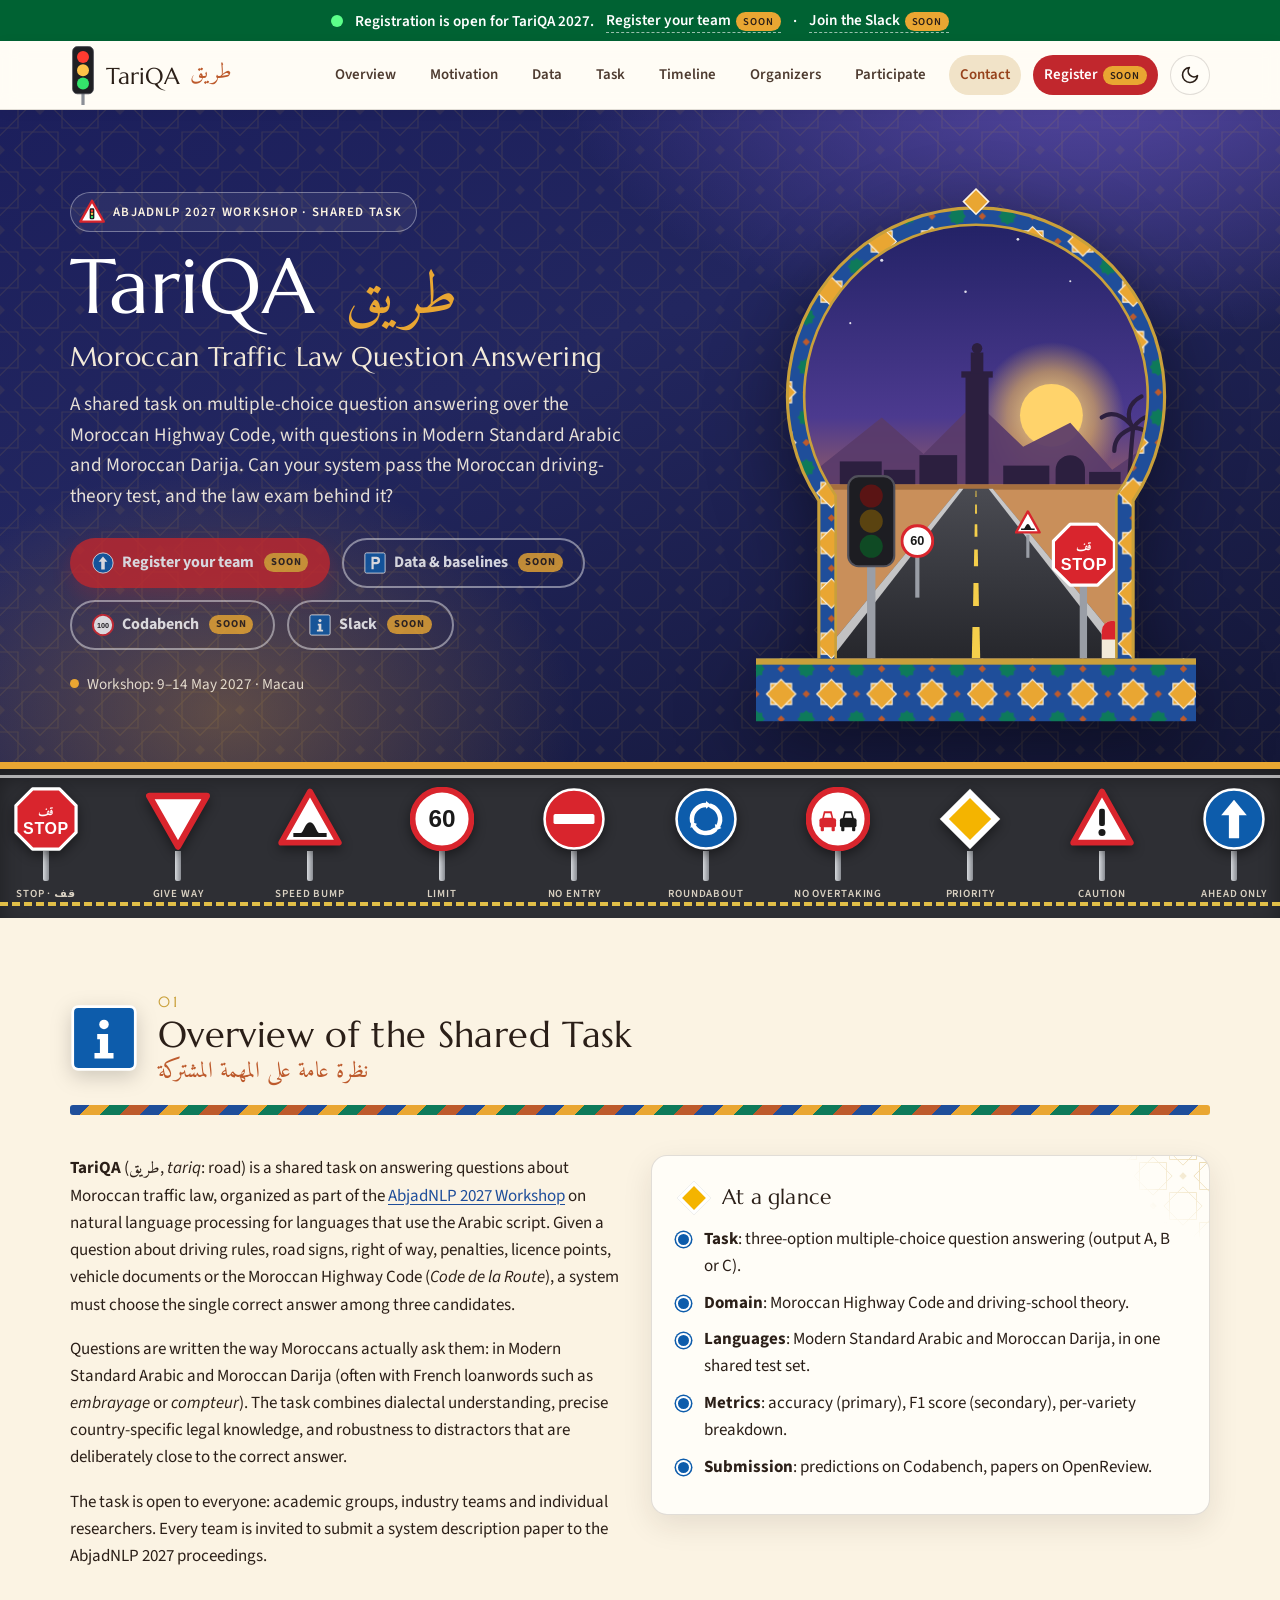
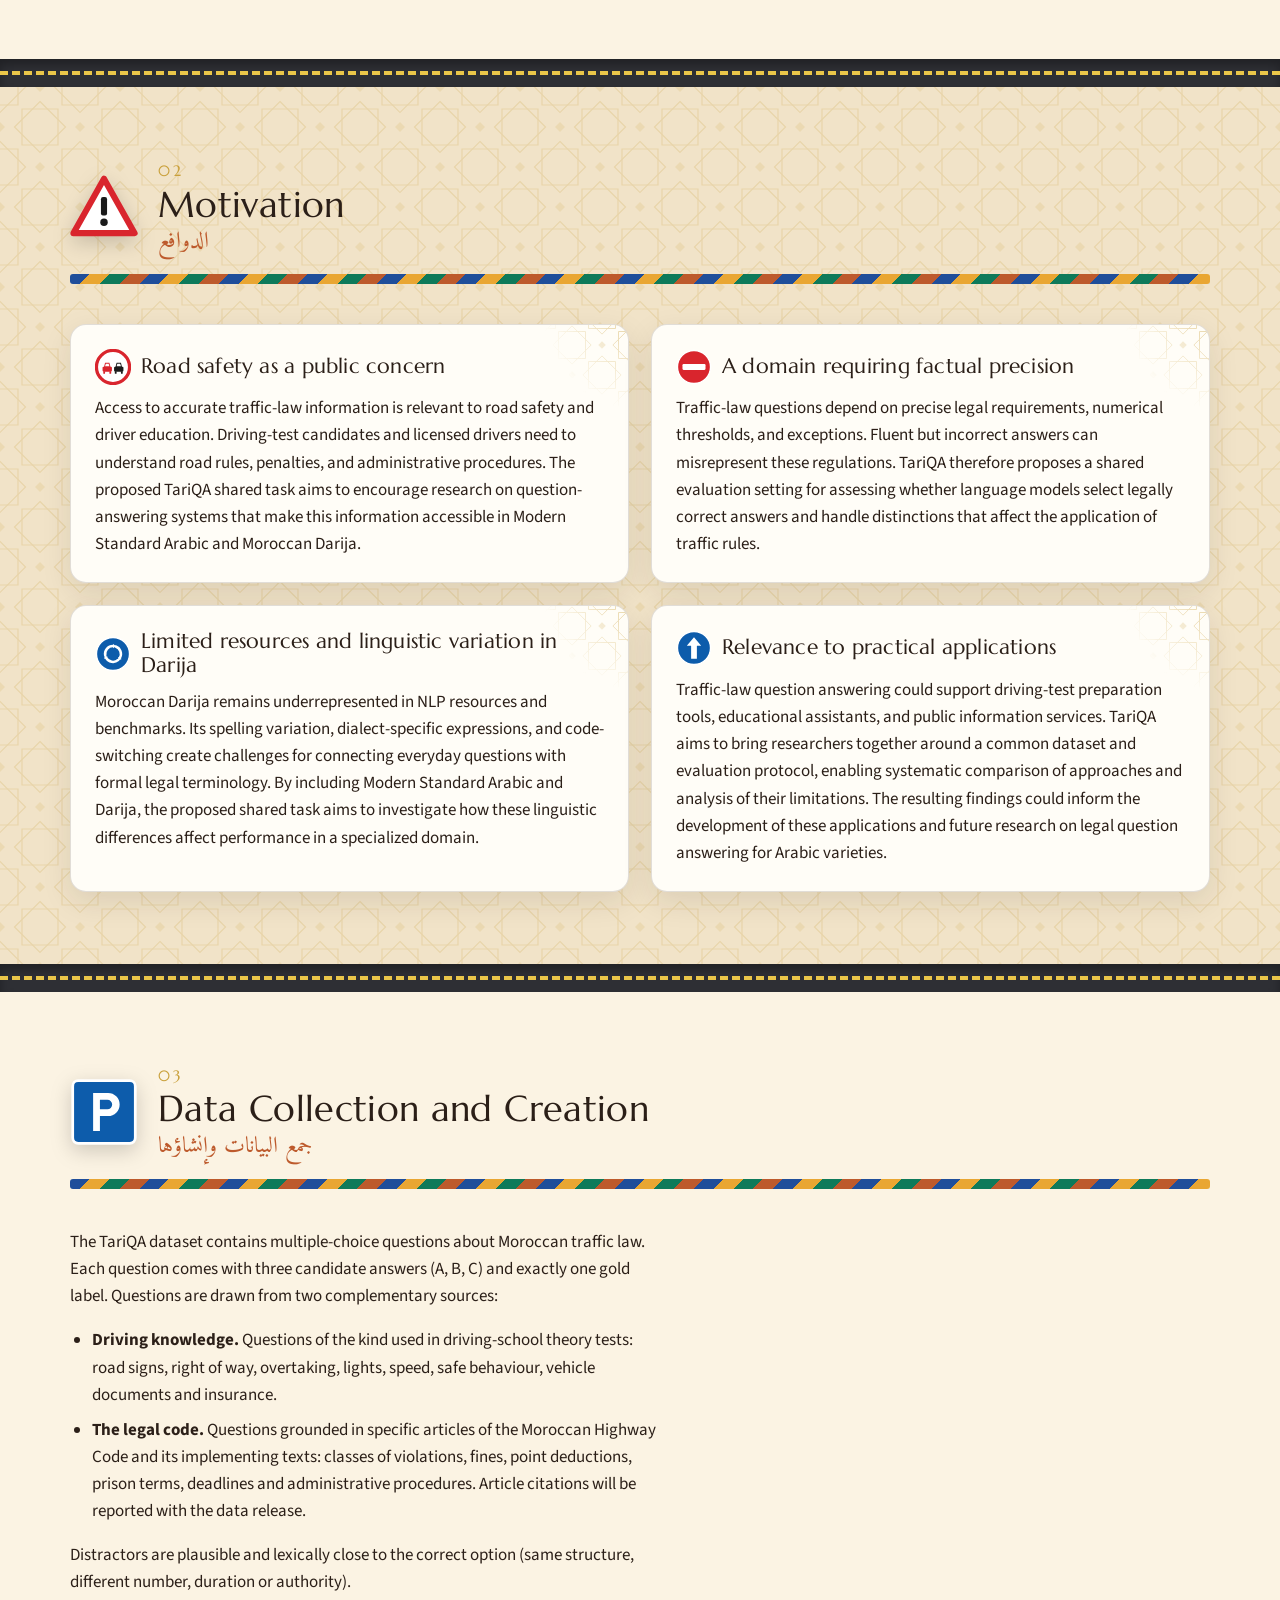
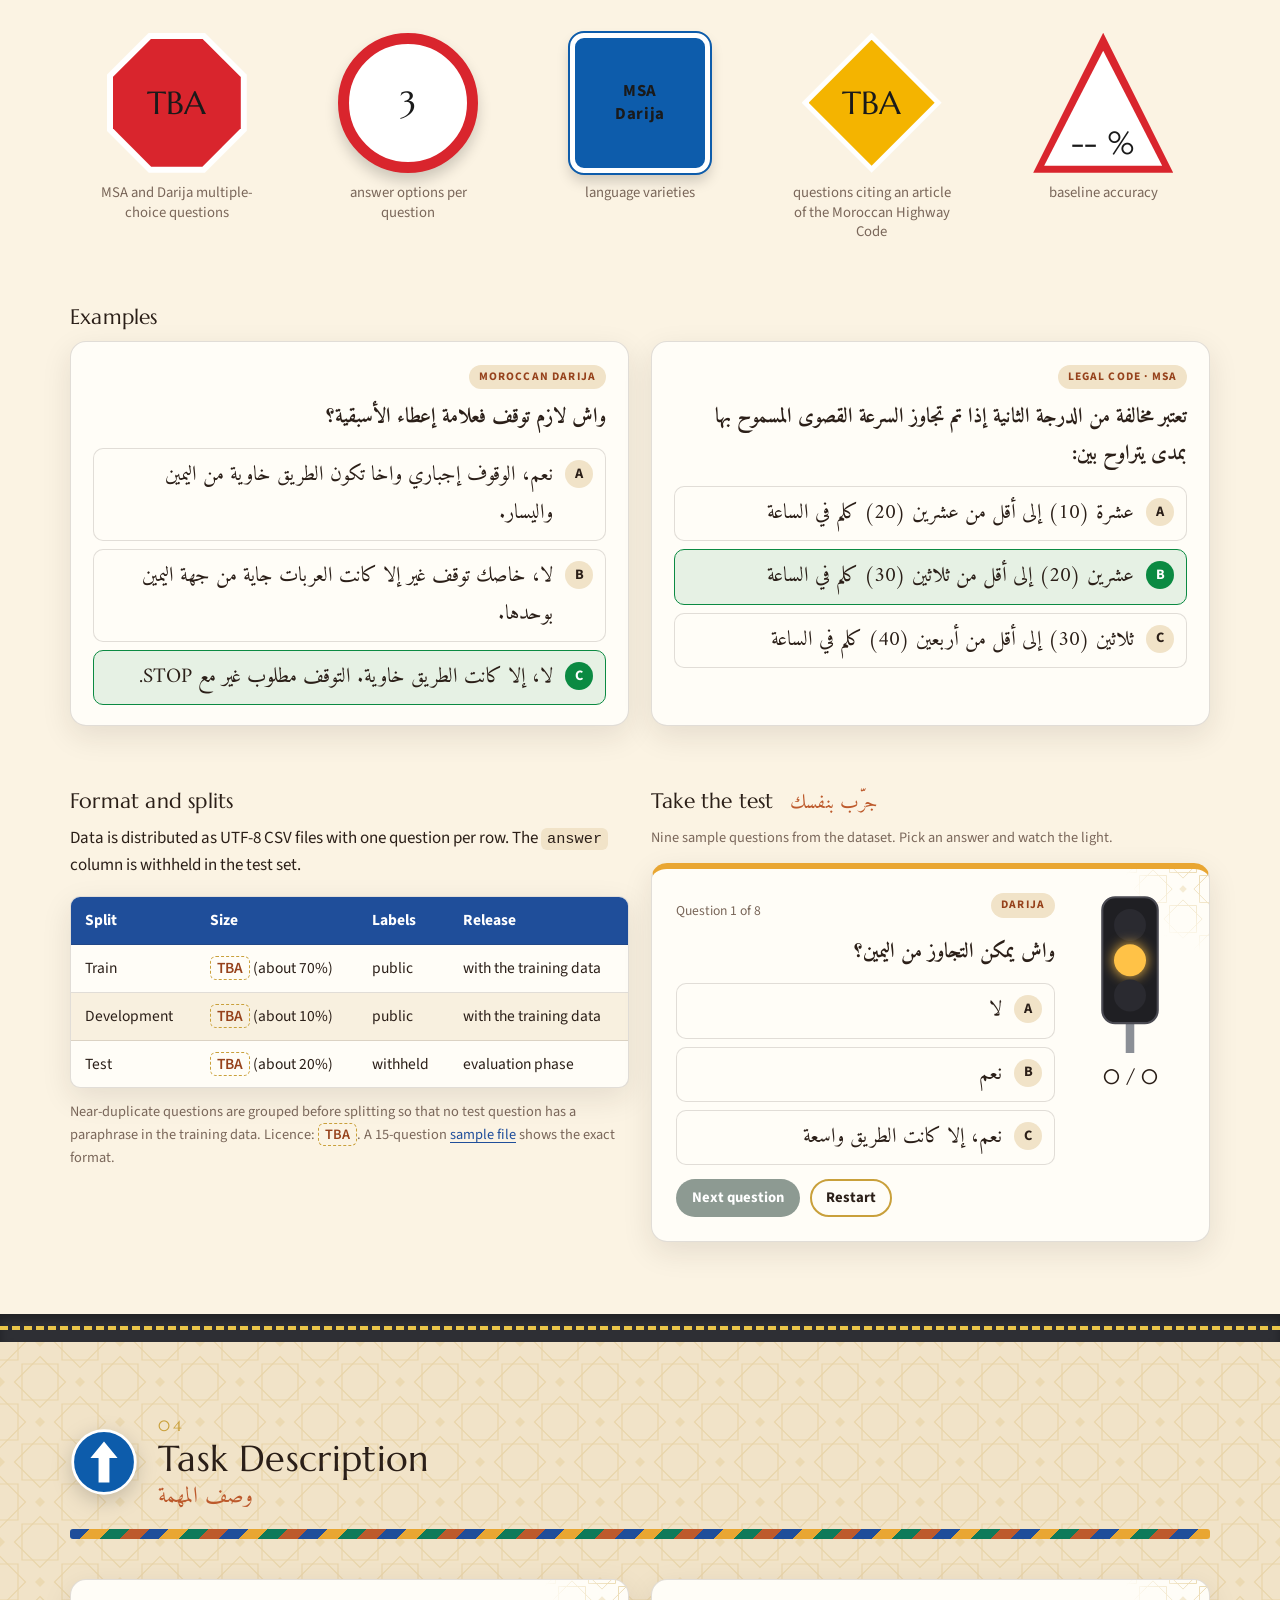
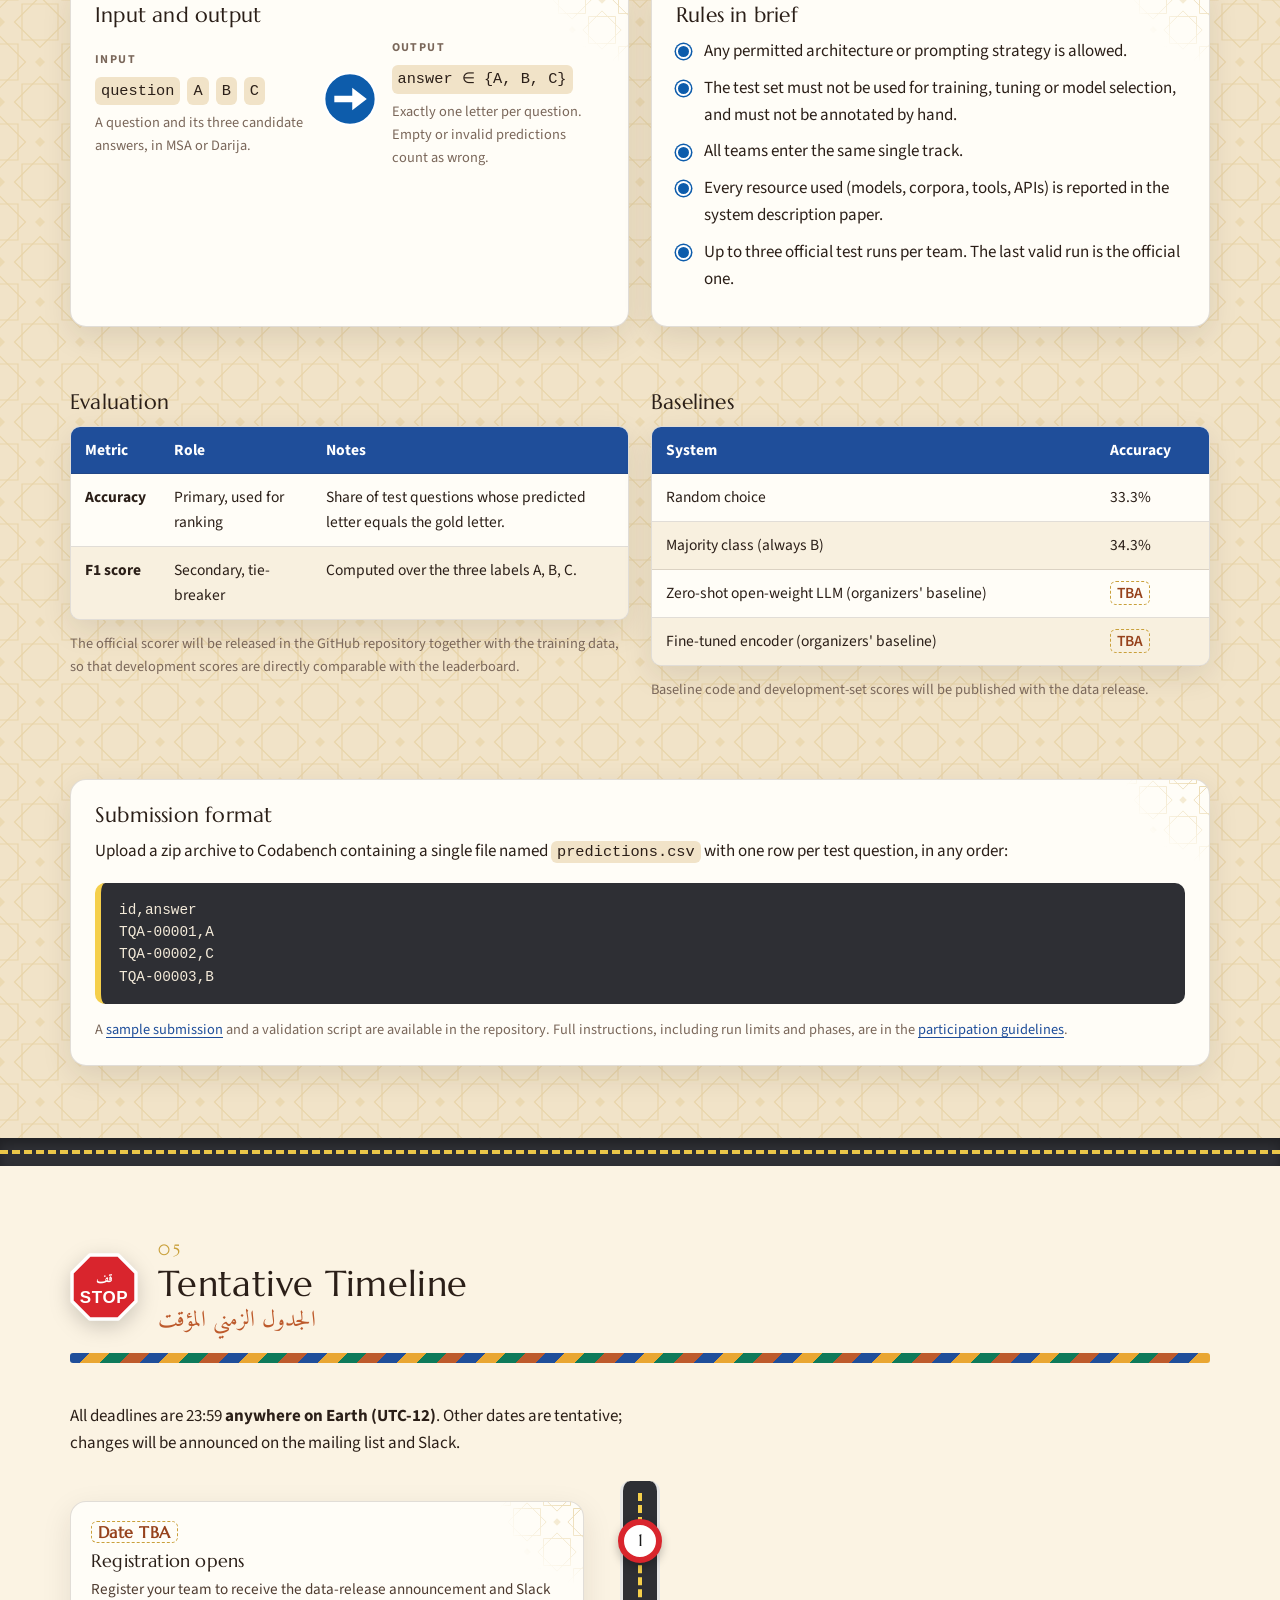
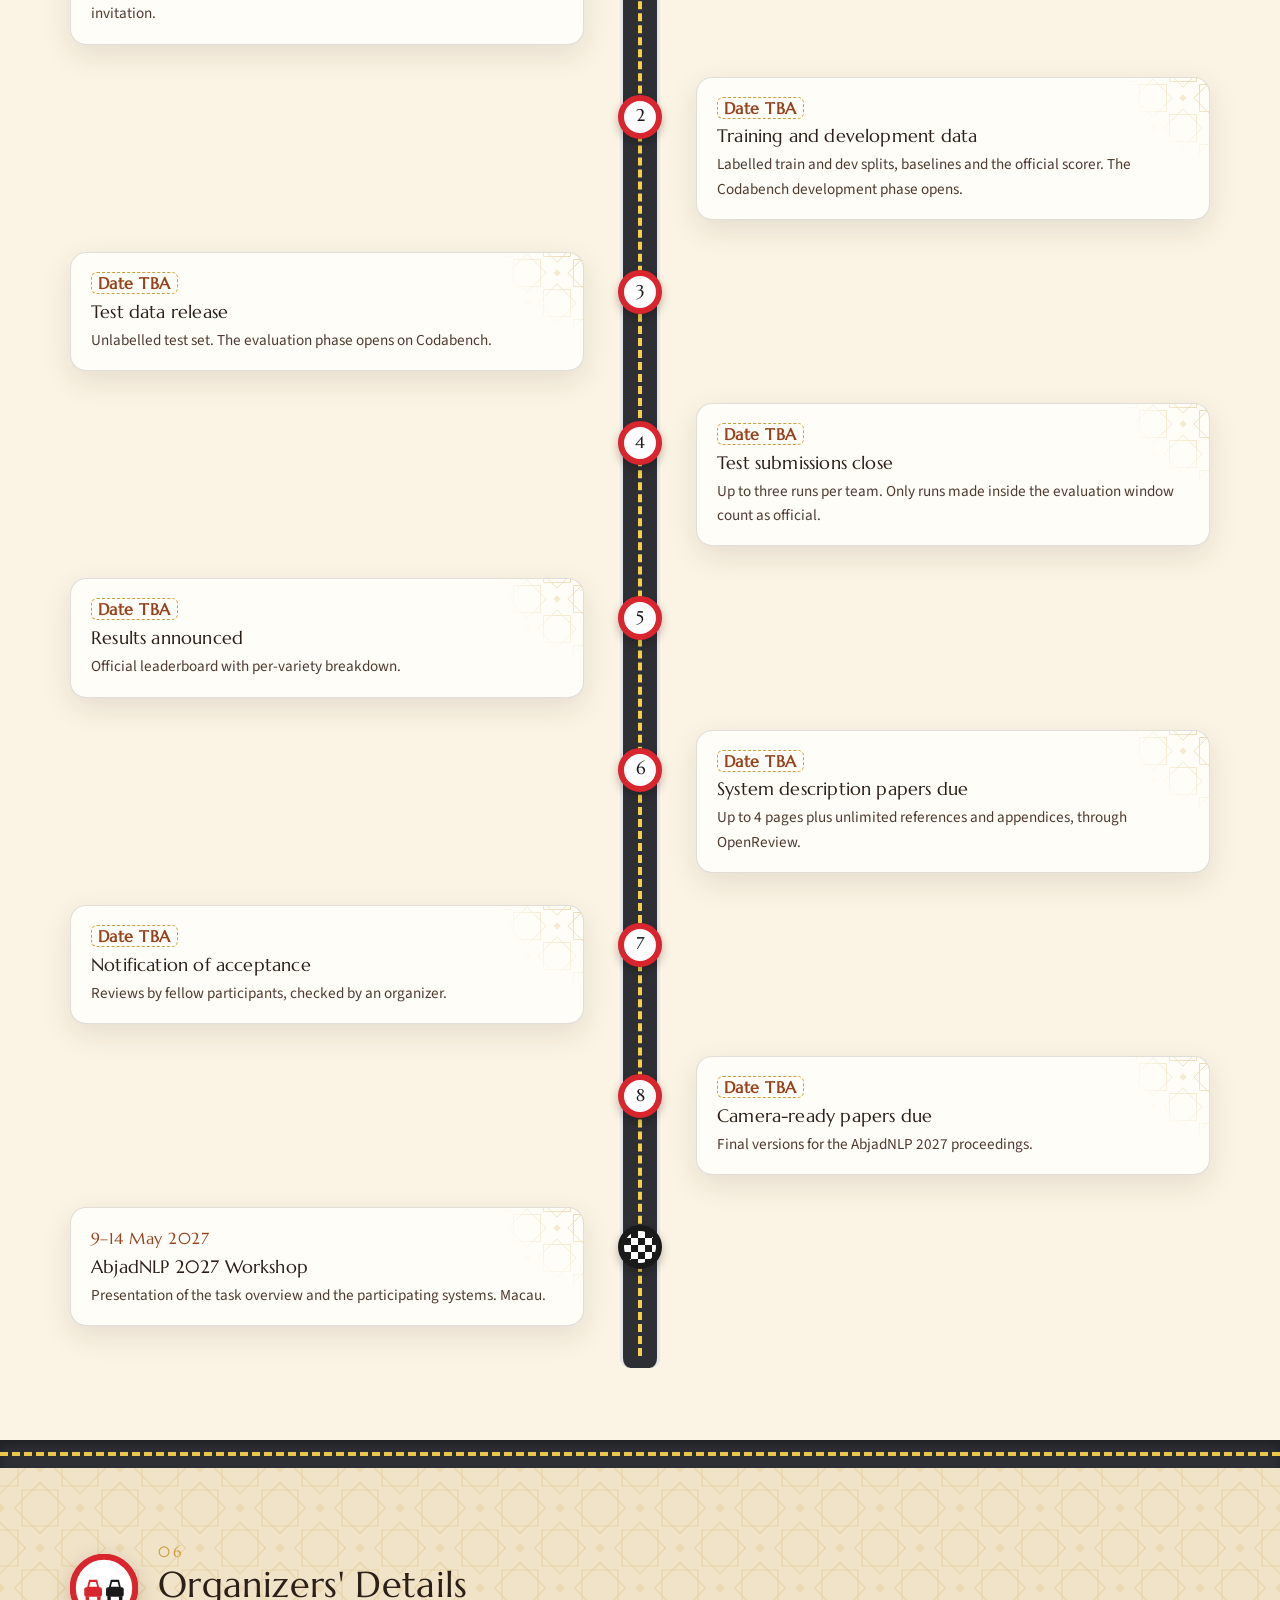
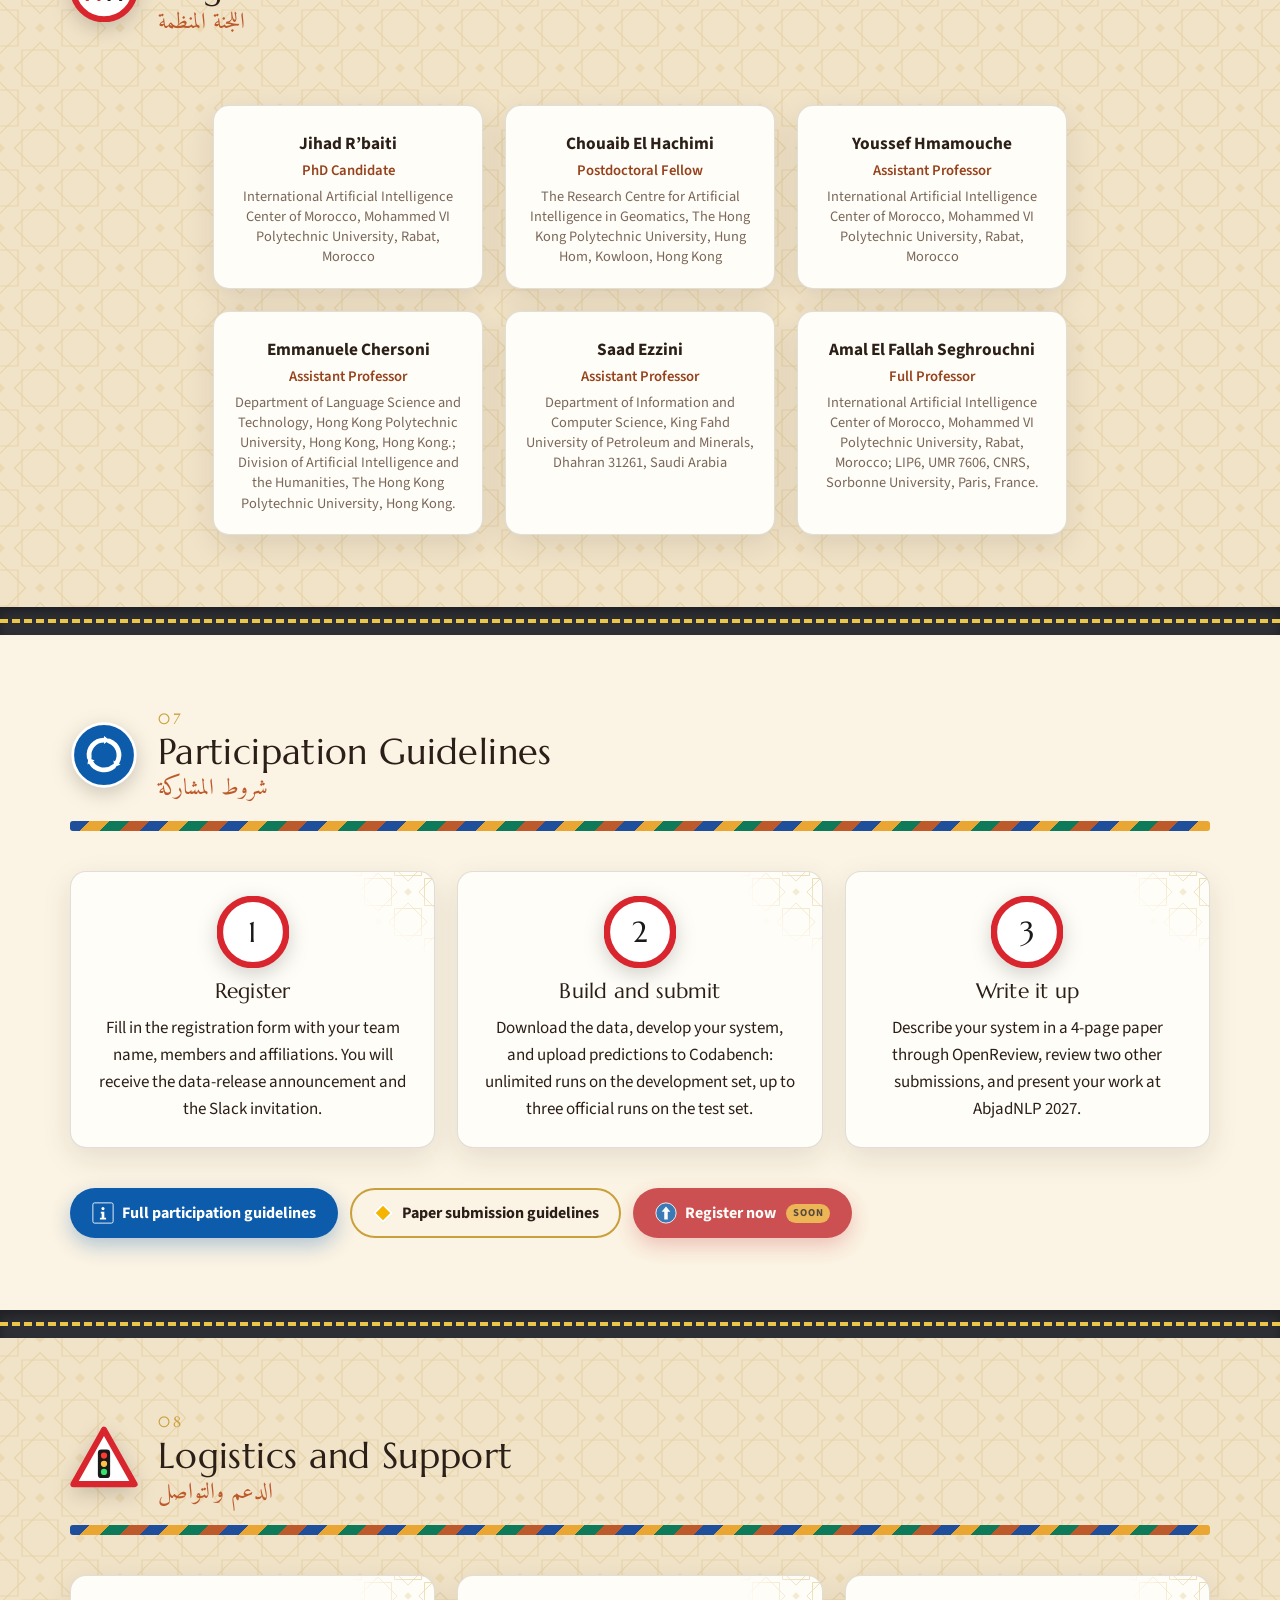
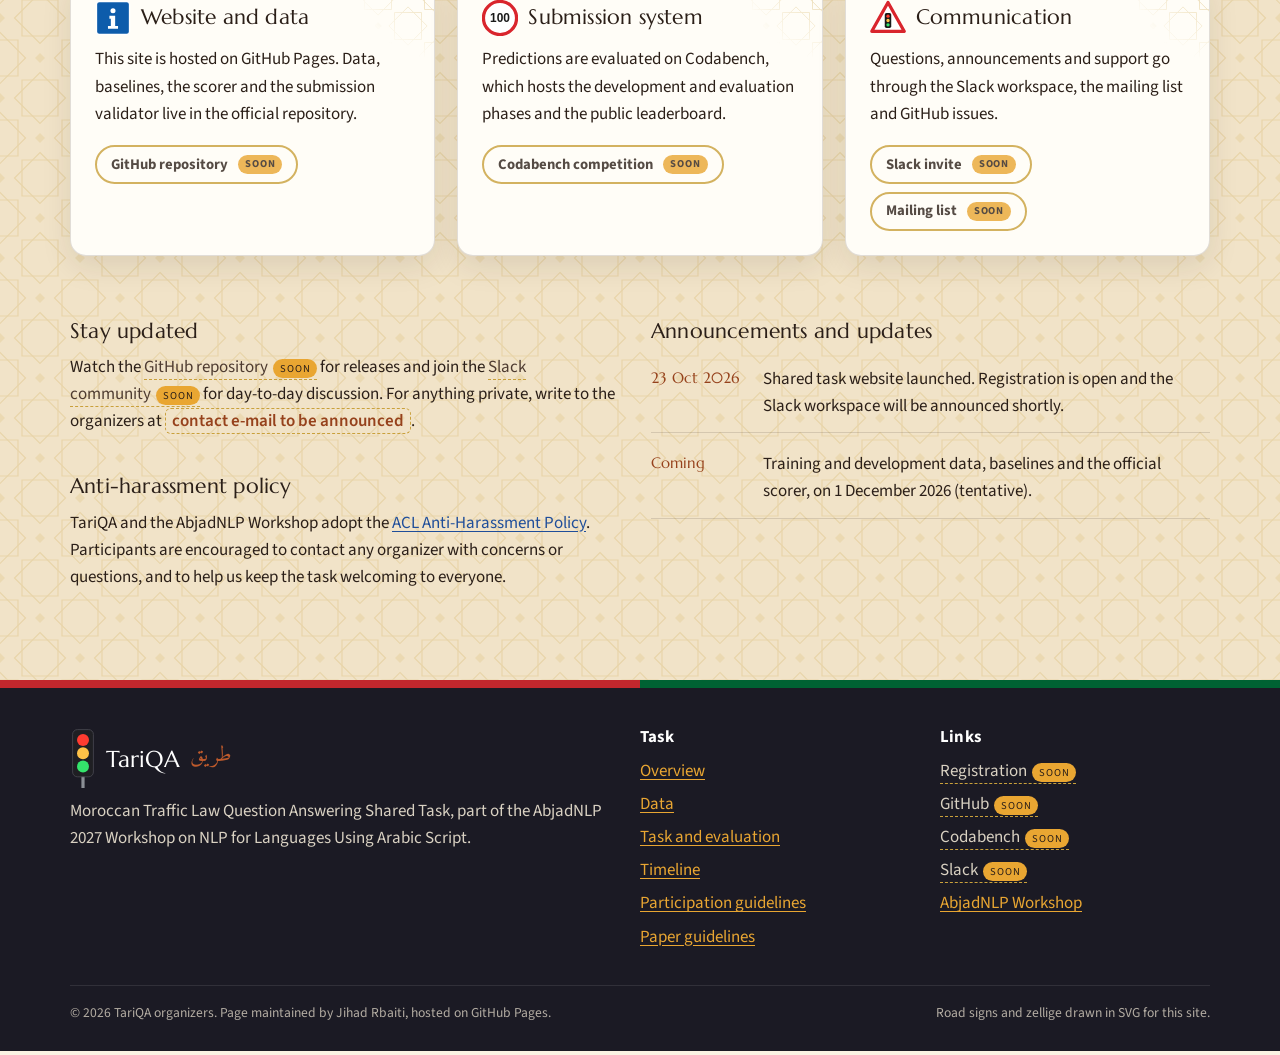
<file: index.html>
<!DOCTYPE html>
<html lang="en" class="no-js">
<head>
<meta charset="utf-8">
<meta name="viewport" content="width=device-width, initial-scale=1">
<title>TariQA 2027 · Moroccan Traffic Law QA Shared Task</title>
<meta name="description" content="TariQA: a shared task on multiple-choice question answering over Moroccan traffic law and the Highway Code in Modern Standard Arabic and Moroccan Darija, hosted at the AbjadNLP 2027 Workshop.">
<meta property="og:title" content="TariQA 2027 · Moroccan Traffic Law QA Shared Task">
<meta property="og:description" content="Can your system pass the Moroccan driving-theory test, and the law exam behind it? Register for the TariQA shared task at AbjadNLP 2027.">
<meta property="og:type" content="website">
<link rel="icon" type="image/svg+xml" href="assets/img/favicon.svg">
<link rel="preconnect" href="https://fonts.googleapis.com">
<link rel="preconnect" href="https://fonts.gstatic.com" crossorigin>
<link href="https://fonts.googleapis.com/css2?family=Amiri:ital,wght@0,400;0,700;1,400&family=Marcellus&family=Source+Sans+3:ital,wght@0,400;0,600;0,700;1,400&display=swap" rel="stylesheet">
<link rel="stylesheet" href="assets/css/style.css">
<script>
  document.documentElement.classList.remove('no-js');
  try { var t = localStorage.getItem('TariQA-theme'); if (t === 'dark' || t === 'light') { document.documentElement.setAttribute('data-theme', t); } } catch (e) {}
</script>
</head>
<body>
<!--
  ORGANISER CHECKLIST (things to fill in before going live)
  1. assets/js/config.js   -> registration, GitHub, Codabench, Slack, mailing-list links, contact e-mail
  2. Section 05 (timeline) -> confirm the dates; all of them are tentative placeholders
  3. Section 06 (organizers) -> names
  4. Section 03 (data)     -> split sizes and licence once decided
  5. Search this file for "TBA" and class="tba" for any remaining blanks
-->
<a class="skip-link" href="#overview">Skip to content</a>

<!-- ======================================================================
     SVG sprite: Moroccan road signs, traffic light, arch clip-path
     ====================================================================== -->
<svg xmlns="http://www.w3.org/2000/svg" class="sprite" style="position:absolute;width:0;height:0;overflow:hidden" aria-hidden="true" focusable="false">
  <defs>
    <clipPath id="archClip" clipPathUnits="objectBoundingBox">
      <path d="M0.12,1 V0.8245 A0.5,0.5 0 1 1 0.88,0.8245 V1 Z"/>
    </clipPath>
  </defs>
  <symbol id="sign-stop" viewBox="0 0 100 100">
    <polygon points="29,3 71,3 97,29 97,71 71,97 29,97 3,71 3,29" fill="#D9252D" stroke="#FFFFFF" stroke-width="5" stroke-linejoin="round"/>
    <text x="50" y="43" text-anchor="middle" font-family="Amiri, 'Noto Naskh Arabic', serif" font-size="19" font-weight="700" fill="#fff">قف</text>
    <text x="50" y="73" text-anchor="middle" font-family="Arial, Helvetica, sans-serif" font-size="25" font-weight="700" fill="#fff" letter-spacing="1">STOP</text>
  </symbol>
  <symbol id="sign-yield" viewBox="0 0 100 100">
    <path d="M50 93 L5 14 H95 Z" fill="#fff" stroke="#D9252D" stroke-width="10" stroke-linejoin="round"/>
  </symbol>
  <symbol id="sign-warning" viewBox="0 0 100 100">
    <path d="M50 7 L95 87 H5 Z" fill="#fff" stroke="#D9252D" stroke-width="9" stroke-linejoin="round"/>
    <rect x="45.5" y="34" width="9" height="27" rx="3" fill="#1a1a1a"/>
    <circle cx="50" cy="71" r="5.5" fill="#1a1a1a"/>
  </symbol>
  <symbol id="sign-signals" viewBox="0 0 100 100">
    <path d="M50 7 L95 87 H5 Z" fill="#fff" stroke="#D9252D" stroke-width="9" stroke-linejoin="round"/>
    <rect x="41" y="36" width="18" height="42" rx="5" fill="#1a1a1a"/>
    <circle cx="50" cy="45" r="4.6" fill="#FF3B30"/><circle cx="50" cy="57" r="4.6" fill="#FFC247"/><circle cx="50" cy="69" r="4.6" fill="#34E36B"/>
  </symbol>
  <symbol id="sign-bend" viewBox="0 0 100 100">
    <path d="M50 7 L95 87 H5 Z" fill="#fff" stroke="#D9252D" stroke-width="9" stroke-linejoin="round"/>
    <path d="M42 80 V66 Q42 56 50 52 Q58 48 58 42 V40" fill="none" stroke="#1a1a1a" stroke-width="7" stroke-linecap="round"/>
    <polygon points="58,29 67,43 49,43" fill="#1a1a1a"/>
  </symbol>
  <symbol id="sign-bump" viewBox="0 0 100 100">
    <path d="M50 7 L95 87 H5 Z" fill="#fff" stroke="#D9252D" stroke-width="9" stroke-linejoin="round"/>
    <path d="M24 72 H35 C40 72 42 55 50 55 C58 55 60 72 65 72 H76 V78 H24 Z" fill="#1a1a1a"/>
  </symbol>
  <symbol id="sign-noentry" viewBox="0 0 100 100">
    <circle cx="50" cy="50" r="46" fill="#D9252D" stroke="#fff" stroke-width="4"/>
    <rect x="18" y="42" width="64" height="16" rx="3" fill="#fff"/>
  </symbol>
  <symbol id="sign-speed" viewBox="0 0 100 100">
    <circle cx="50" cy="50" r="46" fill="#fff" stroke="#D9252D" stroke-width="9"/>
    <text x="50" y="63" text-anchor="middle" font-family="Arial, Helvetica, sans-serif" font-size="38" font-weight="700" fill="#1a1a1a">60</text>
  </symbol>
  <symbol id="sign-speed100" viewBox="0 0 100 100">
    <circle cx="50" cy="50" r="46" fill="#fff" stroke="#D9252D" stroke-width="9"/>
    <text x="50" y="62" text-anchor="middle" font-family="Arial, Helvetica, sans-serif" font-size="33" font-weight="700" fill="#1a1a1a">100</text>
  </symbol>
  <symbol id="sign-blank" viewBox="0 0 100 100">
    <circle cx="50" cy="50" r="46" fill="#fff" stroke="#D9252D" stroke-width="9"/>
  </symbol>
  <symbol id="sign-mandatory" viewBox="0 0 100 100">
    <circle cx="50" cy="50" r="46" fill="#0D5CAB" stroke="#fff" stroke-width="4"/>
    <path d="M50 20 L70 44 H58 V80 H42 V44 H30 Z" fill="#fff"/>
  </symbol>
  <symbol id="sign-turnright" viewBox="0 0 100 100">
    <circle cx="50" cy="50" r="46" fill="#0D5CAB" stroke="#fff" stroke-width="4"/>
    <path d="M22 44 H54 V30 L80 50 L54 70 V56 H22 Z" fill="#fff"/>
  </symbol>
  <symbol id="sign-roundabout" viewBox="0 0 100 100">
    <circle cx="50" cy="50" r="46" fill="#0D5CAB" stroke="#fff" stroke-width="4"/>
    <g fill="none" stroke="#fff" stroke-width="7" stroke-linecap="round">
      <path d="M57.52 29.33 A22 22 0 0 1 69.05 61"/>
      <path d="M64.14 66.85 A22 22 0 0 1 30.95 61"/>
      <path d="M28.33 53.82 A22 22 0 0 1 50 28"/>
    </g>
    <g fill="#fff">
      <polygon points="65.05,67.9 74.25,64 63.85,58"/>
      <polygon points="26.95,54.07 25.75,64 36.15,58"/>
      <polygon points="58,28 50,22 50,34"/>
    </g>
  </symbol>
  <symbol id="sign-noovertake" viewBox="0 0 100 100">
    <circle cx="50" cy="50" r="46" fill="#fff" stroke="#D9252D" stroke-width="9"/>
    <g fill="#D9252D">
      <path d="M25 50 L28 38 H40 L43 50 Z"/>
      <rect x="21" y="49" width="26" height="14" rx="3"/>
      <rect x="23" y="62" width="5" height="7" rx="1.5"/><rect x="40" y="62" width="5" height="7" rx="1.5"/>
    </g>
    <path d="M28 48 L30 41 H38 L40 48 Z" fill="#fff"/>
    <g fill="#1a1a1a">
      <path d="M57 50 L60 38 H72 L75 50 Z"/>
      <rect x="53" y="49" width="26" height="14" rx="3"/>
      <rect x="55" y="62" width="5" height="7" rx="1.5"/><rect x="72" y="62" width="5" height="7" rx="1.5"/>
    </g>
    <path d="M60 48 L62 41 H70 L72 48 Z" fill="#fff"/>
  </symbol>
  <symbol id="sign-priority" viewBox="0 0 100 100">
    <polygon points="50,3 97,50 50,97 3,50" fill="#fff" stroke="#cfcfcf" stroke-width="1"/>
    <polygon points="50,17 83,50 50,83 17,50" fill="#F4B400"/>
  </symbol>
  <symbol id="sign-info" viewBox="0 0 100 100">
    <rect x="4" y="4" width="92" height="92" rx="8" fill="#0D5CAB" stroke="#fff" stroke-width="4"/>
    <circle cx="50" cy="30" r="7" fill="#fff"/>
    <path d="M40 44 H56 V72 H64 V80 H36 V72 H44 V52 H40 Z" fill="#fff"/>
  </symbol>
  <symbol id="sign-parking" viewBox="0 0 100 100">
    <rect x="4" y="4" width="92" height="92" rx="8" fill="#0D5CAB" stroke="#fff" stroke-width="4"/>
    <path d="M34 22 H56 A17 17 0 0 1 56 56 H44 V78 H34 Z M44 32 V46 H55 A7 7 0 0 0 55 32 Z" fill="#fff" fill-rule="evenodd"/>
  </symbol>
  <symbol id="sign-noparking" viewBox="0 0 100 100">
    <circle cx="50" cy="50" r="46" fill="#0D5CAB" stroke="#D9252D" stroke-width="9"/>
    <path d="M22 78 L78 22" stroke="#D9252D" stroke-width="9" stroke-linecap="round"/>
  </symbol>
  <symbol id="sign-cycle" viewBox="0 0 100 100">
    <circle cx="50" cy="50" r="46" fill="#0D5CAB" stroke="#fff" stroke-width="4"/>
    <g fill="none" stroke="#fff" stroke-width="4.5" stroke-linecap="round" stroke-linejoin="round">
      <circle cx="32" cy="62" r="13"/><circle cx="68" cy="62" r="13"/>
      <path d="M32 62 L44 40 H62 L68 62 M44 40 L52 62 H32 M58 32 L62 40 M54 32 H62"/>
    </g>
  </symbol>
  <symbol id="sign-nouturn" viewBox="0 0 100 100">
    <circle cx="50" cy="50" r="46" fill="#fff" stroke="#D9252D" stroke-width="9"/>
    <path d="M38 78 V48 A12 12 0 0 1 62 48 V56" fill="none" stroke="#1a1a1a" stroke-width="7"/>
    <polygon points="52,55 72,55 62,70" fill="#1a1a1a"/>
    <path d="M22 78 L78 22" stroke="#D9252D" stroke-width="8"/>
  </symbol>
  <symbol id="traffic-light" viewBox="0 0 60 150">
    <rect x="26" y="118" width="8" height="32" fill="#8b8f96"/>
    <rect x="4" y="4" width="52" height="118" rx="12" fill="#1f1f23" stroke="#4a4a52" stroke-width="2"/>
    <circle cx="30" cy="30" r="15" fill="#FF3B30"/><circle cx="30" cy="63" r="15" fill="#FFC247"/><circle cx="30" cy="96" r="15" fill="#34E36B"/>
  </symbol>
</svg>

<!-- ======================================================================
     Top ribbon + navigation
     ====================================================================== -->
<div class="topbar">
  <div class="container">
    <span class="pulse" aria-hidden="true"></span>
    <span>Registration is open for TariQA 2027.</span>
    <a data-link="register">Register your team</a>
    <span aria-hidden="true">·</span>
    <a data-link="slack">Join the Slack</a>
  </div>
</div>

<nav class="nav" aria-label="Main">
  <div class="container">
    <a class="brand" href="#top" aria-label="TariQA home">
      <svg aria-hidden="true"><use href="#traffic-light"/></svg>
      <span>TariQA</span>
      <span class="brand-ar" aria-hidden="true">طريق</span>
    </a>
    <ul class="nav-links">
      <li><a href="#overview">Overview</a></li>
      <li><a href="#motivation">Motivation</a></li>
      <li><a href="#data">Data</a></li>
      <li><a href="#task">Task</a></li>
      <li><a href="#timeline">Timeline</a></li>
      <li><a href="#organizers">Organizers</a></li>
      <li><a href="#participation">Participate</a></li>
      <li><a href="#contact">Contact</a></li>
      <li><a class="nav-cta" data-link="register">Register</a></li>
    </ul>
    <button class="icon-btn theme-toggle" type="button" aria-label="Toggle dark mode" title="Toggle dark mode">
      <svg viewBox="0 0 24 24" fill="none" stroke="currentColor" stroke-width="2" stroke-linecap="round" stroke-linejoin="round" aria-hidden="true"><path d="M21 12.8A9 9 0 1 1 11.2 3a7 7 0 0 0 9.8 9.8z"/></svg>
    </button>
    <button class="icon-btn nav-toggle" type="button" aria-label="Open menu" aria-expanded="false">
      <span class="bars"><span></span><span></span><span></span></span>
    </button>
  </div>
</nav>

<!-- ======================================================================
     Hero
     ====================================================================== -->
<header class="hero" id="top">
  <div class="container">
    <div class="hero-copy reveal">
      <span class="eyebrow">
        <svg class="ico" aria-hidden="true"><use href="#sign-signals"/></svg>
        AbjadNLP 2027 Workshop · Shared Task
      </span>
      <h1>
        <span class="h1-name">TariQA <span class="ar" lang="ar">طريق</span></span>
        <span class="h1-sub">Moroccan Traffic Law Question Answering</span>
      </h1>
      <p class="lead">
        A shared task on multiple-choice question answering over the Moroccan Highway Code,
        with questions in Modern Standard Arabic and Moroccan Darija.
        Can your system pass the Moroccan driving-theory test, and the law exam behind it?
      </p>
      <div class="hero-ctas">
        <a class="btn btn-primary" data-link="register"><svg aria-hidden="true"><use href="#sign-mandatory"/></svg> Register your team</a>
        <a class="btn btn-outline on-dark" data-link="github"><svg aria-hidden="true"><use href="#sign-parking"/></svg> Data &amp; baselines</a>
        <a class="btn btn-outline on-dark" data-link="codabench"><svg aria-hidden="true"><use href="#sign-speed100"/></svg> Codabench</a>
        <a class="btn btn-outline on-dark" data-link="slack"><svg aria-hidden="true"><use href="#sign-info"/></svg> Slack</a>
      </div>
      <ul class="hero-meta">
        <li>Workshop: 9–14 May 2027 · Macau</li>
      </ul>
    </div>

    <div class="hero-art reveal">
      <svg class="hero-svg" viewBox="0 0 420 530" role="img" aria-labelledby="heroArtTitle">
        <title id="heroArtTitle">A Moroccan horseshoe arch framing a road at dusk, with a traffic light, a stop sign and a minaret on the horizon</title>
        <defs>
          <linearGradient id="sky" x1="0" y1="0" x2="0" y2="1">
            <stop offset="0" stop-color="#171B5A"/>
            <stop offset="0.5" stop-color="#4C3A8F"/>
            <stop offset="0.78" stop-color="#D97E3C"/>
            <stop offset="1" stop-color="#F3C25A"/>
          </linearGradient>
          <linearGradient id="roadGrad" x1="0" y1="0" x2="0" y2="1">
            <stop offset="0" stop-color="#4A4B52"/><stop offset="1" stop-color="#26272C"/>
          </linearGradient>
          <radialGradient id="sunGlow" cx="0.5" cy="0.5" r="0.5">
            <stop offset="0" stop-color="#FFE39A" stop-opacity="1"/>
            <stop offset="0.6" stop-color="#FFC857" stop-opacity="0.55"/>
            <stop offset="1" stop-color="#FFC857" stop-opacity="0"/>
          </radialGradient>
          <pattern id="zelHero" width="48" height="48" patternUnits="userSpaceOnUse">
            <rect width="48" height="48" fill="#1F4E9A"/>
            <g fill="#E9A632" stroke="#FBF3E3" stroke-width="1">
              <polygon points="14,14 34,14 34,34 14,34"/><polygon points="24,9.9 38.1,24 24,38.1 9.9,24"/>
            </g>
            <g fill="#0E7A5A">
              <polygon points="-6,-6 6,-6 6,6 -6,6"/><polygon points="0,-8.5 8.5,0 0,8.5 -8.5,0"/>
              <polygon points="42,-6 54,-6 54,6 42,6"/><polygon points="48,-8.5 56.5,0 48,8.5 39.5,0"/>
              <polygon points="-6,42 6,42 6,54 -6,54"/><polygon points="0,39.5 8.5,48 0,56.5 -8.5,48"/>
              <polygon points="42,42 54,42 54,54 42,54"/><polygon points="48,39.5 56.5,48 48,56.5 39.5,48"/>
            </g>
            <g fill="#BD5A2C">
              <polygon points="24,-3.5 27.5,0 24,3.5 20.5,0"/><polygon points="44.5,24 48,20.5 51.5,24 48,27.5"/>
              <polygon points="24,44.5 27.5,48 24,51.5 20.5,48"/><polygon points="-3.5,24 0,20.5 3.5,24 0,27.5"/>
            </g>
          </pattern>
          <clipPath id="archInner">
            <path d="M76 470 V314.6 A164 164 0 1 1 344 314.6 V470 Z"/>
          </clipPath>
        </defs>

        <!-- tiled plinth -->
        <rect x="0" y="470" width="420" height="60" fill="url(#zelHero)"/>
        <rect x="0" y="470" width="420" height="6" fill="#C9A03B"/>

        <!-- the scene, clipped to the arch opening -->
        <g clip-path="url(#archInner)">
          <rect x="0" y="0" width="420" height="480" fill="url(#sky)"/>
          <g fill="#fff" opacity="0.85">
            <circle cx="120" cy="90" r="1.5"/><circle cx="160" cy="60" r="1"/><circle cx="250" cy="70" r="1.3"/>
            <circle cx="300" cy="110" r="1"/><circle cx="200" cy="120" r="1.2"/><circle cx="90" cy="150" r="1"/><circle cx="330" cy="60" r="1.4"/>
          </g>
          <circle cx="282" cy="238" r="70" fill="url(#sunGlow)"/>
          <circle cx="282" cy="238" r="30" fill="#FFD36B"/>
          <!-- Atlas mountains -->
          <path d="M40 304 L120 240 L160 275 L210 225 L255 268 L300 245 L340 290 L380 262 L420 304 Z" fill="#5A3B6B" opacity="0.92"/>
          <!-- medina skyline, minaret and palm -->
          <g fill="#2C1F3F">
            <rect x="80" y="282" width="40" height="24"/>
            <rect x="122" y="290" width="30" height="16"/>
            <rect x="156" y="276" width="36" height="30"/>
            <rect x="200" y="200" width="22" height="106"/>
            <rect x="196" y="196" width="30" height="6"/>
            <rect x="205" y="178" width="12" height="20"/>
            <circle cx="211" cy="174" r="5"/>
            <rect x="236" y="286" width="44" height="20"/>
            <path d="M286 306 V290 A14 14 0 0 1 314 290 V306 Z"/>
            <rect x="318" y="292" width="30" height="14"/>
          </g>
          <g fill="none" stroke="#2C1F3F" stroke-width="4" stroke-linecap="round">
            <path d="M356 306 C357 285 358 268 360 250"/>
            <path d="M360 250 C350 236 338 234 330 240"/>
            <path d="M360 250 C352 238 356 226 368 220"/>
            <path d="M360 250 C370 236 382 236 390 244"/>
            <path d="M360 250 C372 250 380 258 382 268"/>
            <path d="M360 250 C348 254 342 262 342 272"/>
          </g>
          <!-- ground and road -->
          <rect x="0" y="304" width="420" height="180" fill="#C98F5A"/>
          <rect x="0" y="304" width="420" height="5" fill="#A66F3F"/>
          <polygon points="60,470 360,470 226,308 194,308" fill="url(#roadGrad)"/>
          <polygon points="60,470 72,470 198,308 194,308" fill="#E8E8E8" opacity="0.8"/>
          <polygon points="348,470 360,470 226,308 222,308" fill="#E8E8E8" opacity="0.8"/>
          <g fill="#F5CF4B">
            <polygon points="206,470 214,470 213.4,440 206.6,440"/>
            <polygon points="207.2,420 212.8,420 212.4,398 207.6,398"/>
            <polygon points="208,382 212,382 211.7,366 208.3,366"/>
            <polygon points="208.6,354 211.4,354 211.2,342 208.8,342"/>
            <polygon points="209.1,332 210.9,332 210.8,323 209.2,323"/>
            <polygon points="209.5,316 210.5,316 210.4,310 209.6,310"/>
          </g>
          <!-- far signs -->
          <rect x="258" y="352" width="3" height="22" fill="#9A9EA6"/>
          <use href="#sign-bump" x="247" y="328" width="25" height="25"/>
          <rect x="152" y="372" width="4" height="40" fill="#9A9EA6"/>
          <use href="#sign-speed" x="138" y="342" width="32" height="32"/>
          <!-- kilometre stone -->
          <path d="M330 470 V444 A10 10 0 0 1 350 444 V470 Z" fill="#F3EAD9"/>
          <path d="M330 452 V444 A10 10 0 0 1 350 444 V452 Z" fill="#D9252D"/>
          <!-- traffic light (animated with CSS) -->
          <g class="anim-tl">
            <rect x="106" y="378" width="8" height="92" fill="#9A9EA6"/>
            <rect x="88" y="296" width="44" height="86" rx="10" fill="#1D1D22" stroke="#50505A" stroke-width="2"/>
            <circle class="tl-red" cx="110" cy="315" r="11"/>
            <circle class="tl-amber" cx="110" cy="339" r="11"/>
            <circle class="tl-green" cx="110" cy="363" r="11"/>
          </g>
          <!-- stop sign -->
          <rect x="309" y="396" width="7" height="74" fill="#9A9EA6"/>
          <use href="#sign-stop" x="282" y="340" width="62" height="62"/>
        </g>

        <!-- zellige arch frame -->
        <path d="M60 470 V319.5 A180 180 0 1 1 360 319.5 V470 Z M76 470 V314.6 A164 164 0 1 1 344 314.6 V470 Z" fill="url(#zelHero)" fill-rule="evenodd"/>
        <path d="M60 470 V319.5 A180 180 0 1 1 360 319.5 V470" fill="none" stroke="#C9A03B" stroke-width="3"/>
        <path d="M76 470 V314.6 A164 164 0 1 1 344 314.6 V470" fill="none" stroke="#C9A03B" stroke-width="2.5"/>
        <polygon points="210,22 222,34 210,46 198,34" fill="#E9A632" stroke="#FBF3E3" stroke-width="1.5"/>
      </svg>
    </div>
  </div>
</header>

<!-- Scrolling road of Moroccan signs (decorative) -->
<div class="sign-road" aria-hidden="true">
  <div class="sign-track">
    <div class="signpost"><svg><use href="#sign-stop"/></svg><span class="post"></span><span class="label">Stop · قف</span></div>
    <div class="signpost"><svg><use href="#sign-yield"/></svg><span class="post"></span><span class="label">Give way</span></div>
    <div class="signpost"><svg><use href="#sign-bump"/></svg><span class="post"></span><span class="label">Speed bump</span></div>
    <div class="signpost"><svg><use href="#sign-speed"/></svg><span class="post"></span><span class="label">Limit</span></div>
    <div class="signpost"><svg><use href="#sign-noentry"/></svg><span class="post"></span><span class="label">No entry</span></div>
    <div class="signpost"><svg><use href="#sign-roundabout"/></svg><span class="post"></span><span class="label">Roundabout</span></div>
    <div class="signpost"><svg><use href="#sign-noovertake"/></svg><span class="post"></span><span class="label">No overtaking</span></div>
    <div class="signpost"><svg><use href="#sign-priority"/></svg><span class="post"></span><span class="label">Priority</span></div>
    <div class="signpost"><svg><use href="#sign-warning"/></svg><span class="post"></span><span class="label">Caution</span></div>
    <div class="signpost"><svg><use href="#sign-mandatory"/></svg><span class="post"></span><span class="label">Ahead only</span></div>
    <div class="signpost"><svg><use href="#sign-signals"/></svg><span class="post"></span><span class="label">Signals</span></div>
    <div class="signpost"><svg><use href="#sign-parking"/></svg><span class="post"></span><span class="label">Parking</span></div>
    <div class="signpost"><svg><use href="#sign-turnright"/></svg><span class="post"></span><span class="label">Turn right</span></div>
    <div class="signpost"><svg><use href="#sign-cycle"/></svg><span class="post"></span><span class="label">Cycles</span></div>
    <div class="signpost"><svg><use href="#sign-bend"/></svg><span class="post"></span><span class="label">Bend</span></div>
    <div class="signpost"><svg><use href="#sign-noparking"/></svg><span class="post"></span><span class="label">No parking</span></div>
    <div class="signpost"><svg><use href="#sign-info"/></svg><span class="post"></span><span class="label">Info</span></div>
    <div class="signpost"><svg><use href="#sign-nouturn"/></svg><span class="post"></span><span class="label">No U-turn</span></div>
    <!-- duplicate set for a seamless loop -->
    <div class="signpost"><svg><use href="#sign-stop"/></svg><span class="post"></span><span class="label">Stop · قف</span></div>
    <div class="signpost"><svg><use href="#sign-yield"/></svg><span class="post"></span><span class="label">Give way</span></div>
    <div class="signpost"><svg><use href="#sign-bump"/></svg><span class="post"></span><span class="label">Speed bump</span></div>
    <div class="signpost"><svg><use href="#sign-speed"/></svg><span class="post"></span><span class="label">Limit</span></div>
    <div class="signpost"><svg><use href="#sign-noentry"/></svg><span class="post"></span><span class="label">No entry</span></div>
    <div class="signpost"><svg><use href="#sign-roundabout"/></svg><span class="post"></span><span class="label">Roundabout</span></div>
    <div class="signpost"><svg><use href="#sign-noovertake"/></svg><span class="post"></span><span class="label">No overtaking</span></div>
    <div class="signpost"><svg><use href="#sign-priority"/></svg><span class="post"></span><span class="label">Priority</span></div>
    <div class="signpost"><svg><use href="#sign-warning"/></svg><span class="post"></span><span class="label">Caution</span></div>
    <div class="signpost"><svg><use href="#sign-mandatory"/></svg><span class="post"></span><span class="label">Ahead only</span></div>
    <div class="signpost"><svg><use href="#sign-signals"/></svg><span class="post"></span><span class="label">Signals</span></div>
    <div class="signpost"><svg><use href="#sign-parking"/></svg><span class="post"></span><span class="label">Parking</span></div>
    <div class="signpost"><svg><use href="#sign-turnright"/></svg><span class="post"></span><span class="label">Turn right</span></div>
    <div class="signpost"><svg><use href="#sign-cycle"/></svg><span class="post"></span><span class="label">Cycles</span></div>
    <div class="signpost"><svg><use href="#sign-bend"/></svg><span class="post"></span><span class="label">Bend</span></div>
    <div class="signpost"><svg><use href="#sign-noparking"/></svg><span class="post"></span><span class="label">No parking</span></div>
    <div class="signpost"><svg><use href="#sign-info"/></svg><span class="post"></span><span class="label">Info</span></div>
    <div class="signpost"><svg><use href="#sign-nouturn"/></svg><span class="post"></span><span class="label">No U-turn</span></div>
  </div>
</div>

<main>

<!-- ======================================================================
     01 Overview
     ====================================================================== -->
<section class="section" id="overview">
  <div class="container">
    <div class="section-head reveal">
      <svg class="sign-icon" aria-hidden="true"><use href="#sign-info"/></svg>
      <div>
        <span class="num">01</span>
        <h2>Overview of the Shared Task</h2>
        <span class="ar-sub" lang="ar">نظرة عامة على المهمة المشتركة</span>
      </div>
    </div>
    <div class="frieze reveal"></div>
    <div class="grid grid-2 mt-2">
      <div class="prose reveal">
        <p>
          <strong>TariQA</strong> (<span class="ar" lang="ar">طريق</span>, <em>tariq</em>: road) is a shared task on
          answering questions about Moroccan traffic law, organized as part of the
          <a data-link="workshop">AbjadNLP 2027 Workshop</a> on natural language processing for languages that use
          the Arabic script. Given a question about driving rules, road signs, right of way, penalties, licence
          points, vehicle documents or the Moroccan Highway Code (<em>Code de la Route</em>), a system must choose
          the single correct answer among three candidates.
        </p>
        <p>
          Questions are written the way Moroccans actually ask them: in Modern Standard Arabic and
          Moroccan Darija (often with French loanwords such as <em>embrayage</em> or <em>compteur</em>).
          The task combines dialectal understanding, precise country-specific legal knowledge, and
          robustness to distractors that are deliberately close to the correct answer.
        </p>
        <p>
          The task is open to everyone: academic groups, industry teams and individual researchers.
          Every team is invited to submit a system description paper to the AbjadNLP 2027 proceedings.
        </p>
      </div>
      <div class="card reveal overview-glance">
        <h3><svg class="card-icon" aria-hidden="true"><use href="#sign-priority"/></svg> At a glance</h3>
        <ul class="checklist">
          <li><strong>Task</strong>: three-option multiple-choice question answering (output A, B or C).</li>
          <li><strong>Domain</strong>: Moroccan Highway Code and driving-school theory.</li>
          <li><strong>Languages</strong>: Modern Standard Arabic and Moroccan Darija, in one shared test set.</li>
          <li><strong>Metrics</strong>: accuracy (primary), F1 score (secondary), per-variety breakdown.</li>
          <li><strong>Submission</strong>: predictions on Codabench, papers on OpenReview.</li>
        </ul>
      </div>
    </div>
  </div>
</section>

<div class="road-divider" aria-hidden="true"></div>

<!-- ======================================================================
     02 Motivation
     ====================================================================== -->
<section class="section alt" id="motivation">
  <div class="container">
    <div class="section-head reveal">
      <svg class="sign-icon" aria-hidden="true"><use href="#sign-warning"/></svg>
      <div>
        <span class="num">02</span>
        <h2>Motivation</h2>
        <span class="ar-sub" lang="ar">الدوافع</span>
      </div>
    </div>
    <div class="frieze reveal"></div>
    <div class="grid grid-2 mt-2">
      <div class="card reveal">
        <h3><svg class="card-icon" aria-hidden="true"><use href="#sign-noovertake"/></svg> Road safety as a public concern</h3>
        <p>Access to accurate traffic-law information is relevant to road safety and driver education. Driving-test candidates and licensed drivers need to understand road rules, penalties, and administrative procedures. The proposed TariQA shared task aims to encourage research on question-answering systems that make this information accessible in Modern Standard Arabic and Moroccan Darija.</p>
      </div>
      <div class="card reveal">
        <h3><svg class="card-icon" aria-hidden="true"><use href="#sign-noentry"/></svg> A domain requiring factual precision</h3>
        <p>Traffic-law questions depend on precise legal requirements, numerical thresholds, and exceptions. Fluent but incorrect answers can misrepresent these regulations. TariQA therefore proposes a shared evaluation setting for assessing whether language models select legally correct answers and handle distinctions that affect the application of traffic rules.</p>
      </div>
      <div class="card reveal">
        <h3><svg class="card-icon" aria-hidden="true"><use href="#sign-roundabout"/></svg> Limited resources and linguistic variation in Darija</h3>
        <p>Moroccan Darija remains underrepresented in NLP resources and benchmarks. Its spelling variation, dialect-specific expressions, and code-switching create challenges for connecting everyday questions with formal legal terminology. By including Modern Standard Arabic and Darija, the proposed shared task aims to investigate how these linguistic differences affect performance in a specialized domain.</p>
      </div>
      <div class="card reveal">
        <h3><svg class="card-icon" aria-hidden="true"><use href="#sign-mandatory"/></svg> Relevance to practical applications</h3>
        <p>Traffic-law question answering could support driving-test preparation tools, educational assistants, and public information services. TariQA aims to bring researchers together around a common dataset and evaluation protocol, enabling systematic comparison of approaches and analysis of their limitations. The resulting findings could inform the development of these applications and future research on legal question answering for Arabic varieties.</p>
      </div>
    </div>
  </div>
</section>

<div class="road-divider" aria-hidden="true"></div>

<!-- ======================================================================
     03 Data
     ====================================================================== -->
<section class="section" id="data">
  <div class="container">
    <div class="section-head reveal">
      <svg class="sign-icon" aria-hidden="true"><use href="#sign-parking"/></svg>
      <div>
        <span class="num">03</span>
        <h2>Data Collection and Creation</h2>
        <span class="ar-sub" lang="ar">جمع البيانات وإنشاؤها</span>
      </div>
    </div>
    <div class="frieze reveal"></div>

    <div class="prose mt-2 reveal">
      <p>
        The TariQA dataset contains multiple-choice questions about Moroccan traffic law.
        Each question comes with three candidate answers (A, B, C) and exactly one gold label. Questions are
        drawn from two complementary sources:
      </p>
      <ul>
        <li><strong>Driving knowledge.</strong> Questions of the kind used in driving-school theory tests: road signs, right of way, overtaking, lights, speed, safe behaviour, vehicle documents and insurance.</li>
        <li><strong>The legal code.</strong> Questions grounded in specific articles of the Moroccan Highway Code and its implementing texts: classes of violations, fines, point deductions, prison terms, deadlines and administrative procedures. Article citations will be reported with the data release.</li>
      </ul>
      <p>
        Distractors are plausible and lexically close to the correct option (same structure, different number,
        duration or authority).
      </p>
    </div>

    <!-- stats as road signs -->
    <div class="stats reveal" aria-label="Dataset statistics">
      <div class="stat">
        <div class="figure sign-oct"><span>TBA</span></div>
        <div class="label">MSA and Darija multiple-choice questions</div>
      </div>
      <div class="stat">
        <div class="figure sign-circle"><span>3</span></div>
        <div class="label">answer options per question</div>
      </div>
      <div class="stat">
        <div class="figure sign-square"><span class="stack"><span>MSA</span><span>Darija</span></span></div>
        <div class="label">language varieties</div>
      </div>
      <div class="stat">
        <div class="figure sign-diamond"><span>TBA</span></div>
        <div class="label">questions citing an article of the Moroccan Highway Code</div>
      </div>
      <div class="stat">
        <div class="figure sign-tri"><span> -- %</span></div>
        <div class="label">baseline accuracy</div>
      </div>
    </div>

    <h3 class="mt-3 reveal">Examples</h3>
    <div class="grid grid-2">
      <article class="mcq reveal" dir="rtl" lang="ar">
        <span class="tag" dir="ltr">Moroccan Darija</span>
        <p class="q">واش لازم توقف فعلامة إعطاء الأسبقية؟</p>
        <ul class="opts">
          <li class="opt"><span class="k">A</span><span>نعم، الوقوف إجباري واخا تكون الطريق خاوية من اليمين واليسار.</span></li>
          <li class="opt"><span class="k">B</span><span>لا، خاصك توقف غير إلا كانت العربات جاية من جهة اليمين بوحدها.</span></li>
          <li class="opt correct"><span class="k">C</span><span>لا، إلا كانت الطريق خاوية. التوقف مطلوب غير مع STOP.</span></li>
        </ul>
      </article>
      <article class="mcq reveal" dir="rtl" lang="ar">
        <span class="tag" dir="ltr">Legal code · MSA</span>
        <p class="q">تعتبر مخالفة من الدرجة الثانية إذا تم تجاوز السرعة القصوى المسموح بها بمدى يتراوح بين:</p>
        <ul class="opts">
          <li class="opt"><span class="k">A</span><span>عشرة (10) إلى أقل من عشرين (20) كلم في الساعة</span></li>
          <li class="opt correct"><span class="k">B</span><span>عشرين (20) إلى أقل من ثلاثين (30) كلم في الساعة</span></li>
          <li class="opt"><span class="k">C</span><span>ثلاثين (30) إلى أقل من أربعين (40) كلم في الساعة</span></li>
        </ul>
      </article>
    </div>

    <div class="grid grid-2 mt-3">
      <div class="reveal">
        <h3>Format and splits</h3>
        <p>Data is distributed as UTF-8 CSV files with one question per row. The <code>answer</code> column is withheld in the test set.</p>
        <table class="tbl mt-1">
          <thead><tr><th>Split</th><th>Size</th><th>Labels</th><th>Release</th></tr></thead>
          <tbody>
            <tr><td>Train</td><td><span class="tba">TBA</span> (about 70%)</td><td>public</td><td>with the training data</td></tr>
            <tr><td>Development</td><td><span class="tba">TBA</span> (about 10%)</td><td>public</td><td>with the training data</td></tr>
            <tr><td>Test</td><td><span class="tba">TBA</span> (about 20%)</td><td>withheld</td><td>evaluation phase</td></tr>
          </tbody>
        </table>
        <p class="small muted mt-1">Near-duplicate questions are grouped before splitting so that no test question has a paraphrase in the training data. Licence: <span class="tba">TBA</span>. A 15-question <a data-link="sample">sample file</a> shows the exact format.</p>
      </div>

      <!-- Interactive sample test -->
      <div class="quiz-wrap reveal">
        <h3>Take the test <span class="ar muted" lang="ar">جرّب بنفسك</span></h3>
        <p class="small muted">Nine sample questions from the dataset. Pick an answer and watch the light.</p>
        <div class="quiz card" id="quiz">
          <div class="quiz-main">
            <div class="quiz-top">
              <span class="tag" id="quiz-tag">MSA</span>
              <span class="quiz-progress" id="quiz-progress"></span>
            </div>
            <p class="q" id="quiz-q"></p>
            <ul class="opts" id="quiz-opts"></ul>
            <div class="quiz-actions" dir="ltr">
              <button class="btn btn-go btn-sm" type="button" id="quiz-next">Next question</button>
              <button class="btn btn-outline btn-sm" type="button" id="quiz-restart">Restart</button>
              <span class="quiz-feedback" id="quiz-feedback" aria-live="polite"></span>
            </div>
          </div>
          <div class="quiz-light is-amber" id="quiz-light" aria-hidden="true">
            <svg viewBox="0 0 60 150">
              <rect x="26" y="118" width="8" height="32" fill="#8b8f96"/>
              <rect x="4" y="4" width="52" height="118" rx="12" fill="#1f1f23" stroke="#4a4a52" stroke-width="2"/>
              <circle class="lamp red" cx="30" cy="30" r="15"/>
              <circle class="lamp amber" cx="30" cy="63" r="15"/>
              <circle class="lamp green" cx="30" cy="96" r="15"/>
            </svg>
            <div class="quiz-score" id="quiz-score">0 / 0</div>
          </div>
        </div>
      </div>
    </div>
  </div>
</section>

<div class="road-divider" aria-hidden="true"></div>

<!-- ======================================================================
     04 Task description + evaluation
     ====================================================================== -->
<section class="section alt" id="task">
  <div class="container">
    <div class="section-head reveal">
      <svg class="sign-icon" aria-hidden="true"><use href="#sign-mandatory"/></svg>
      <div>
        <span class="num">04</span>
        <h2>Task Description</h2>
        <span class="ar-sub" lang="ar">وصف المهمة</span>
      </div>
    </div>
    <div class="frieze reveal"></div>

    <div class="grid grid-2 mt-2">
      <div class="card io-card reveal">
        <h3>Input and output</h3>
        <div class="io">
          <div class="io-in">
            <span class="io-label">Input</span>
            <code>question</code> <code>A</code> <code>B</code> <code>C</code>
            <p class="small muted mb-0">A question and its three candidate answers, in MSA or Darija.</p>
          </div>
          <div class="io-arrow" aria-hidden="true"><svg><use href="#sign-turnright"/></svg></div>
          <div class="io-out">
            <span class="io-label">Output</span>
            <code>answer ∈ {A, B, C}</code>
            <p class="small muted mb-0">Exactly one letter per question. Empty or invalid predictions count as wrong.</p>
          </div>
        </div>
      </div>
      <div class="card reveal">
        <h3>Rules in brief</h3>
        <ul class="checklist">
          <li>Any permitted architecture or prompting strategy is allowed.</li>
          <li>The test set must not be used for training, tuning or model selection, and must not be annotated by hand.</li>
          <li>All teams enter the same single track.</li>
          <li>Every resource used (models, corpora, tools, APIs) is reported in the system description paper.</li>
          <li>Up to three official test runs per team. The last valid run is the official one.</li>
        </ul>
      </div>
    </div>

    <div class="grid grid-2 mt-3">
      <div class="reveal">
        <h3>Evaluation</h3>
        <table class="tbl">
          <thead><tr><th>Metric</th><th>Role</th><th>Notes</th></tr></thead>
          <tbody>
            <tr><td><strong>Accuracy</strong></td><td>Primary, used for ranking</td><td>Share of test questions whose predicted letter equals the gold letter.</td></tr>
            <tr><td><strong>F1 score</strong></td><td>Secondary, tie-breaker</td><td>Computed over the three labels A, B, C.</td></tr>
          </tbody>
        </table>
        <p class="small muted mt-1">The official scorer will be released in the GitHub repository together with the training data, so that development scores are directly comparable with the leaderboard.</p>
      </div>
      <div class="reveal">
        <h3>Baselines</h3>
        <table class="tbl">
          <thead><tr><th>System</th><th>Accuracy</th></tr></thead>
          <tbody>
            <tr><td>Random choice</td><td>33.3%</td></tr>
            <tr><td>Majority class (always B)</td><td>34.3%</td></tr>
            <tr><td>Zero-shot open-weight LLM (organizers' baseline)</td><td><span class="tba">TBA</span></td></tr>
            <tr><td>Fine-tuned encoder (organizers' baseline)</td><td><span class="tba">TBA</span></td></tr>
          </tbody>
        </table>
        <p class="small muted mt-1">Baseline code and development-set scores will be published with the data release.</p>
      </div>
    </div>

    <div class="card mt-3 reveal">
      <h3>Submission format</h3>
      <p>Upload a zip archive to Codabench containing a single file named <code>predictions.csv</code> with one row per test question, in any order:</p>
<pre><code>id,answer
TQA-00001,A
TQA-00002,C
TQA-00003,B</code></pre>
      <p class="mb-0 small muted">A <a data-link="sampleSubmission">sample submission</a> and a validation script are available in the repository. Full instructions, including run limits and phases, are in the <a href="guidelines.html">participation guidelines</a>.</p>
    </div>
  </div>
</section>

<div class="road-divider" aria-hidden="true"></div>

<!-- ======================================================================
     05 Timeline
     ====================================================================== -->
<section class="section" id="timeline">
  <div class="container">
    <div class="section-head reveal">
      <svg class="sign-icon" aria-hidden="true"><use href="#sign-stop"/></svg>
      <div>
        <span class="num">05</span>
        <h2>Tentative Timeline</h2>
        <span class="ar-sub" lang="ar">الجدول الزمني المؤقت</span>
      </div>
    </div>
    <div class="frieze reveal"></div>
    <p class="prose mt-2 reveal">All deadlines are 23:59 <strong>anywhere on Earth (UTC-12)</strong>. Other dates are tentative; changes will be announced on the mailing list and Slack.</p>

    <ol class="road reveal">
      <li class="milestone">
        <div class="marker"><span>1</span></div>
        <div class="card"><div class="date"><span class="tba">Date TBA</span></div><h3>Registration opens</h3><p>Register your team to receive the data-release announcement and Slack invitation.</p></div>
      </li>
      <li class="milestone">
        <div class="marker"><span>2</span></div>
        <div class="card"><div class="date"><span class="tba">Date TBA</span></div><h3>Training and development data</h3><p>Labelled train and dev splits, baselines and the official scorer. The Codabench development phase opens.</p></div>
      </li>
      <li class="milestone">
        <div class="marker"><span>3</span></div>
        <div class="card"><div class="date"><span class="tba">Date TBA</span></div><h3>Test data release</h3><p>Unlabelled test set. The evaluation phase opens on Codabench.</p></div>
      </li>
      <li class="milestone">
        <div class="marker"><span>4</span></div>
        <div class="card"><div class="date"><span class="tba">Date TBA</span></div><h3>Test submissions close</h3><p>Up to three runs per team. Only runs made inside the evaluation window count as official.</p></div>
      </li>
      <li class="milestone">
        <div class="marker"><span>5</span></div>
        <div class="card"><div class="date"><span class="tba">Date TBA</span></div><h3>Results announced</h3><p>Official leaderboard with per-variety breakdown.</p></div>
      </li>
      <li class="milestone">
        <div class="marker"><span>6</span></div>
        <div class="card"><div class="date"><span class="tba">Date TBA</span></div><h3>System description papers due</h3><p>Up to 4 pages plus unlimited references and appendices, through OpenReview.</p></div>
      </li>
      <li class="milestone">
        <div class="marker"><span>7</span></div>
        <div class="card"><div class="date"><span class="tba">Date TBA</span></div><h3>Notification of acceptance</h3><p>Reviews by fellow participants, checked by an organizer.</p></div>
      </li>
      <li class="milestone">
        <div class="marker"><span>8</span></div>
        <div class="card"><div class="date"><span class="tba">Date TBA</span></div><h3>Camera-ready papers due</h3><p>Final versions for the AbjadNLP 2027 proceedings.</p></div>
      </li>
      <li class="milestone">
        <div class="marker finish"><span>9</span></div>
        <div class="card"><div class="date">9–14 May 2027</div><h3>AbjadNLP 2027 Workshop</h3><p>Presentation of the task overview and the participating systems. Macau.</p></div>
      </li>
    </ol>
  </div>
</section>

<div class="road-divider" aria-hidden="true"></div>

<!-- ======================================================================
     06 Organizers
     ====================================================================== -->
<section class="section alt" id="organizers">
  <div class="container">
    <div class="section-head reveal">
      <svg class="sign-icon" aria-hidden="true"><use href="#sign-noovertake"/></svg>
      <div>
        <span class="num">06</span>
        <h2>Organizers' Details</h2>
        <span class="ar-sub" lang="ar">اللجنة المنظمة</span>
      </div>
    </div>
    <div class="frieze reveal"></div>
    <div class="people mt-2" id="organizers-list" data-src="assets/organizers.csv" aria-live="polite">
      <p class="people-msg">Loading organizers&hellip;</p>
    </div>
    <noscript><p class="people-msg">The organizer list needs JavaScript.</p></noscript>
    <!-- Organizer names, roles, and affiliations are generated from assets/organizers.csv by assets/js/main.js. -->
  </div>
</section>

<div class="road-divider" aria-hidden="true"></div>

<!-- ======================================================================
     07 Participation
     ====================================================================== -->
<section class="section" id="participation">
  <div class="container">
    <div class="section-head reveal">
      <svg class="sign-icon" aria-hidden="true"><use href="#sign-roundabout"/></svg>
      <div>
        <span class="num">07</span>
        <h2>Participation Guidelines</h2>
        <span class="ar-sub" lang="ar">شروط المشاركة</span>
      </div>
    </div>
    <div class="frieze reveal"></div>
    <div class="grid grid-3 mt-2">
      <div class="card step reveal">
        <div class="step-sign"><svg aria-hidden="true"><use href="#sign-blank"/></svg><span>1</span></div>
        <h3>Register</h3>
        <p>Fill in the registration form with your team name, members and affiliations. You will receive the data-release announcement and the Slack invitation.</p>
      </div>
      <div class="card step reveal">
        <div class="step-sign"><svg aria-hidden="true"><use href="#sign-blank"/></svg><span>2</span></div>
        <h3>Build and submit</h3>
        <p>Download the data, develop your system, and upload predictions to Codabench: unlimited runs on the development set, up to three official runs on the test set.</p>
      </div>
      <div class="card step reveal">
        <div class="step-sign"><svg aria-hidden="true"><use href="#sign-blank"/></svg><span>3</span></div>
        <h3>Write it up</h3>
        <p>Describe your system in a 4-page paper through OpenReview, review two other submissions, and present your work at AbjadNLP 2027.</p>
      </div>
    </div>
    <div class="cta-row mt-2 reveal">
      <a class="btn btn-blue" href="guidelines.html"><svg aria-hidden="true"><use href="#sign-info"/></svg> Full participation guidelines</a>
      <a class="btn btn-outline" href="paper.html"><svg aria-hidden="true"><use href="#sign-priority"/></svg> Paper submission guidelines</a>
      <a class="btn btn-primary" data-link="register"><svg aria-hidden="true"><use href="#sign-mandatory"/></svg> Register now</a>
    </div>
  </div>
</section>

<div class="road-divider" aria-hidden="true"></div>

<!-- ======================================================================
     Logistics, updates, announcements, policy
     ====================================================================== -->
<section class="section alt" id="contact">
  <div class="container">
    <div class="section-head reveal">
      <svg class="sign-icon" aria-hidden="true"><use href="#sign-signals"/></svg>
      <div>
        <span class="num">08</span>
        <h2>Logistics and Support</h2>
        <span class="ar-sub" lang="ar">الدعم والتواصل</span>
      </div>
    </div>
    <div class="frieze reveal"></div>
    <div class="grid grid-3 mt-2">
      <div class="card reveal">
        <h3><svg class="card-icon" aria-hidden="true"><use href="#sign-info"/></svg> Website and data</h3>
        <p>This site is hosted on GitHub Pages. Data, baselines, the scorer and the submission validator live in the official repository.</p>
        <a class="btn btn-outline btn-sm" data-link="github">GitHub repository</a>
      </div>
      <div class="card reveal">
        <h3><svg class="card-icon" aria-hidden="true"><use href="#sign-speed100"/></svg> Submission system</h3>
        <p>Predictions are evaluated on Codabench, which hosts the development and evaluation phases and the public leaderboard.</p>
        <a class="btn btn-outline btn-sm" data-link="codabench">Codabench competition</a>
      </div>
      <div class="card reveal">
        <h3><svg class="card-icon" aria-hidden="true"><use href="#sign-signals"/></svg> Communication</h3>
        <p>Questions, announcements and support go through the Slack workspace, the mailing list and GitHub issues.</p>
        <div class="btn-stack">
          <a class="btn btn-outline btn-sm" data-link="slack">Slack invite</a>
          <a class="btn btn-outline btn-sm" data-link="mailing">Mailing list</a>
        </div>
      </div>
    </div>

    <div class="grid grid-2 mt-3">
      <div class="reveal">
        <h3>Stay updated</h3>
        <p>Watch the <a data-link="github">GitHub repository</a> for releases and join the <a data-link="slack">Slack community</a> for day-to-day discussion. For anything private, write to the organizers at <a data-email></a>.</p>
        <h3 class="mt-2">Anti-harassment policy</h3>
        <p>TariQA and the AbjadNLP Workshop adopt the <a data-link="antiHarassment">ACL Anti-Harassment Policy</a>. Participants are encouraged to contact any organizer with concerns or questions, and to help us keep the task welcoming to everyone.</p>
      </div>
      <div class="reveal">
        <h3>Announcements and updates</h3>
        <ul class="news">
          <li><span class="date">23 Oct 2026</span> Shared task website launched. Registration is open and the Slack workspace will be announced shortly.</li>
          <li><span class="date">Coming</span> Training and development data, baselines and the official scorer, on 1 December 2026 (tentative).</li>
        </ul>
      </div>
    </div>
  </div>
</section>

</main>

<!-- ======================================================================
     Footer
     ====================================================================== -->
<footer class="footer">
  <div class="container">
    <div class="cols">
      <div>
        <div class="brand brand-foot">
          <svg aria-hidden="true"><use href="#traffic-light"/></svg>
          <span>TariQA</span>
          <span class="brand-ar" aria-hidden="true">طريق</span>
        </div>
        <p>Moroccan Traffic Law Question Answering Shared Task, part of the AbjadNLP 2027 Workshop on NLP for Languages Using Arabic Script.</p>
      </div>
      <div>
        <h4>Task</h4>
        <ul class="foot-links">
          <li><a href="#overview">Overview</a></li>
          <li><a href="#data">Data</a></li>
          <li><a href="#task">Task and evaluation</a></li>
          <li><a href="#timeline">Timeline</a></li>
          <li><a href="guidelines.html">Participation guidelines</a></li>
          <li><a href="paper.html">Paper guidelines</a></li>
        </ul>
      </div>
      <div>
        <h4>Links</h4>
        <ul class="foot-links">
          <li><a data-link="register">Registration</a></li>
          <li><a data-link="github">GitHub</a></li>
          <li><a data-link="codabench">Codabench</a></li>
          <li><a data-link="slack">Slack</a></li>
          <li><a data-link="workshop">AbjadNLP Workshop</a></li>
        </ul>
      </div>
    </div>
    <div class="tiny">
      <span>© <span data-year>2026</span> TariQA organizers. Page maintained by Jihad Rbaiti, hosted on GitHub Pages.</span>
      <span>Road signs and zellige drawn in SVG for this site.</span>
    </div>
  </div>
</footer>

<script src="assets/js/config.js"></script>
<script src="assets/js/main.js"></script>
</body>
</html>
</file>
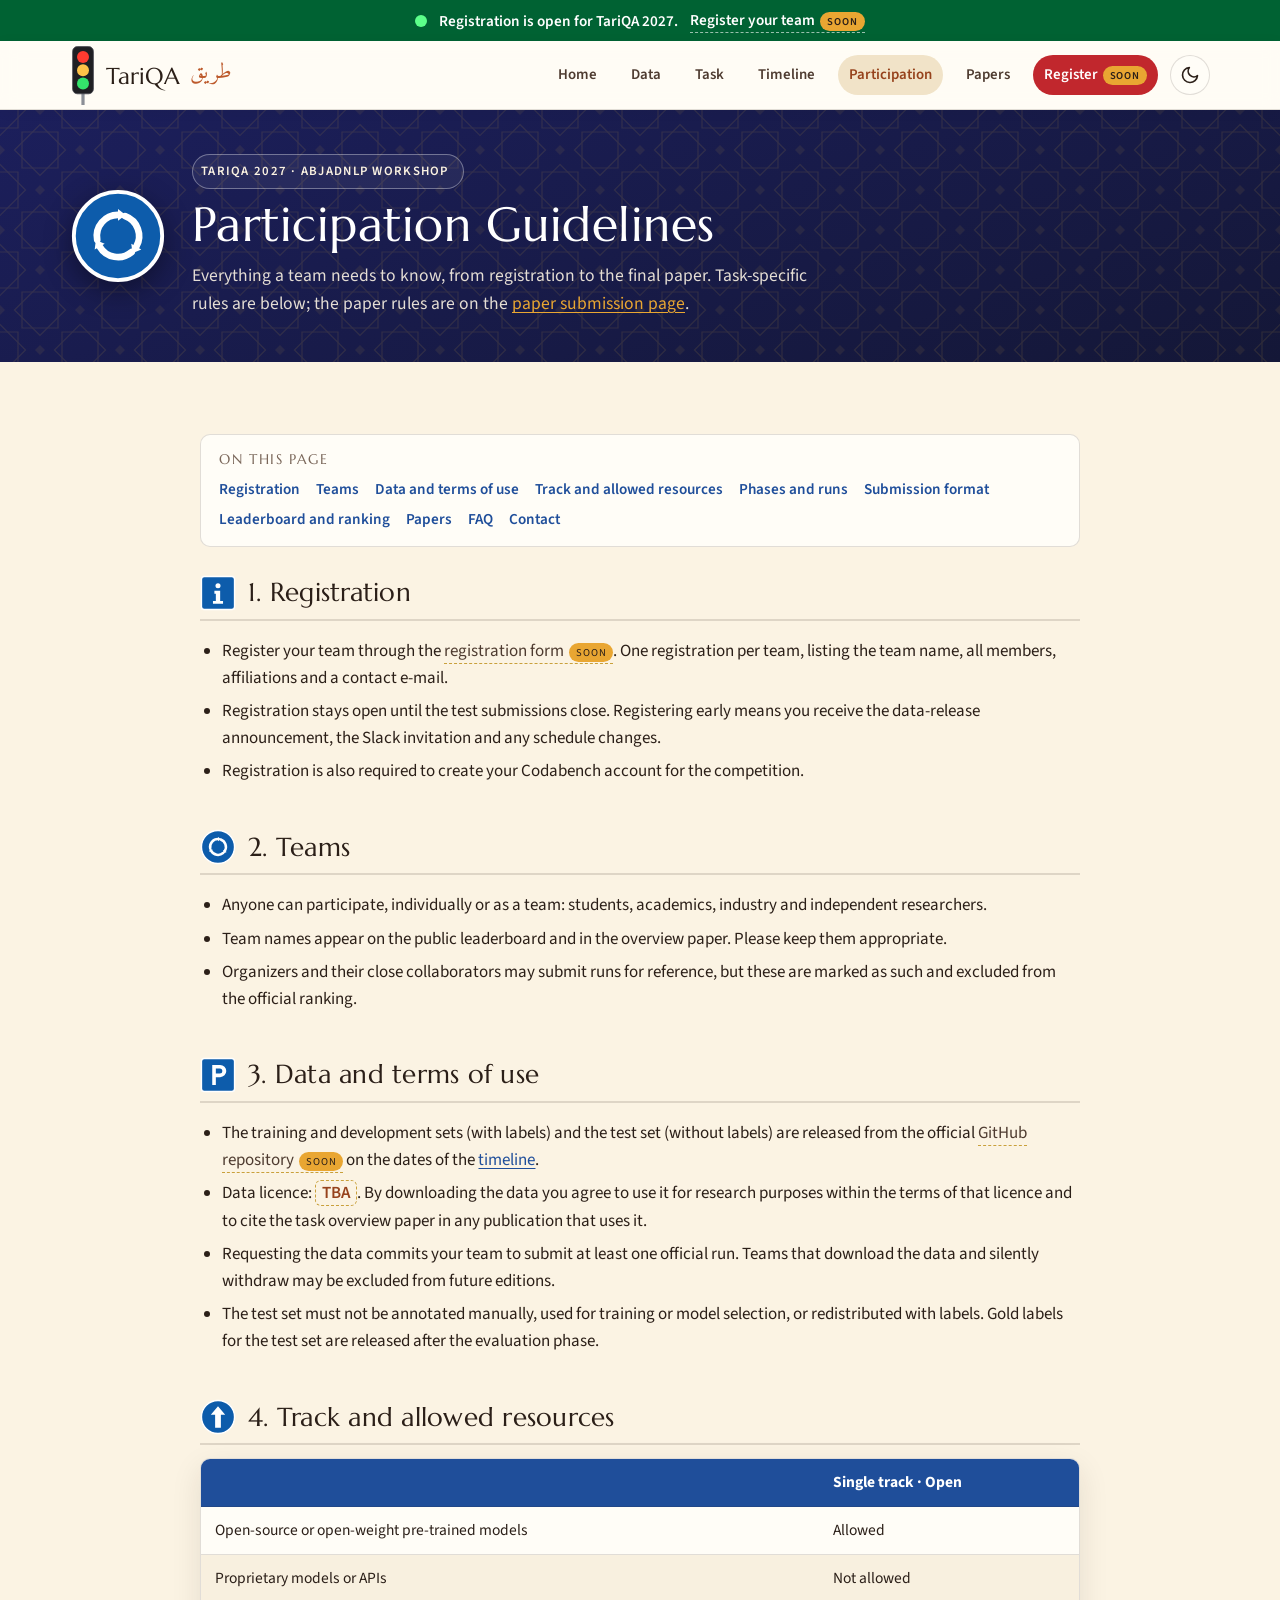
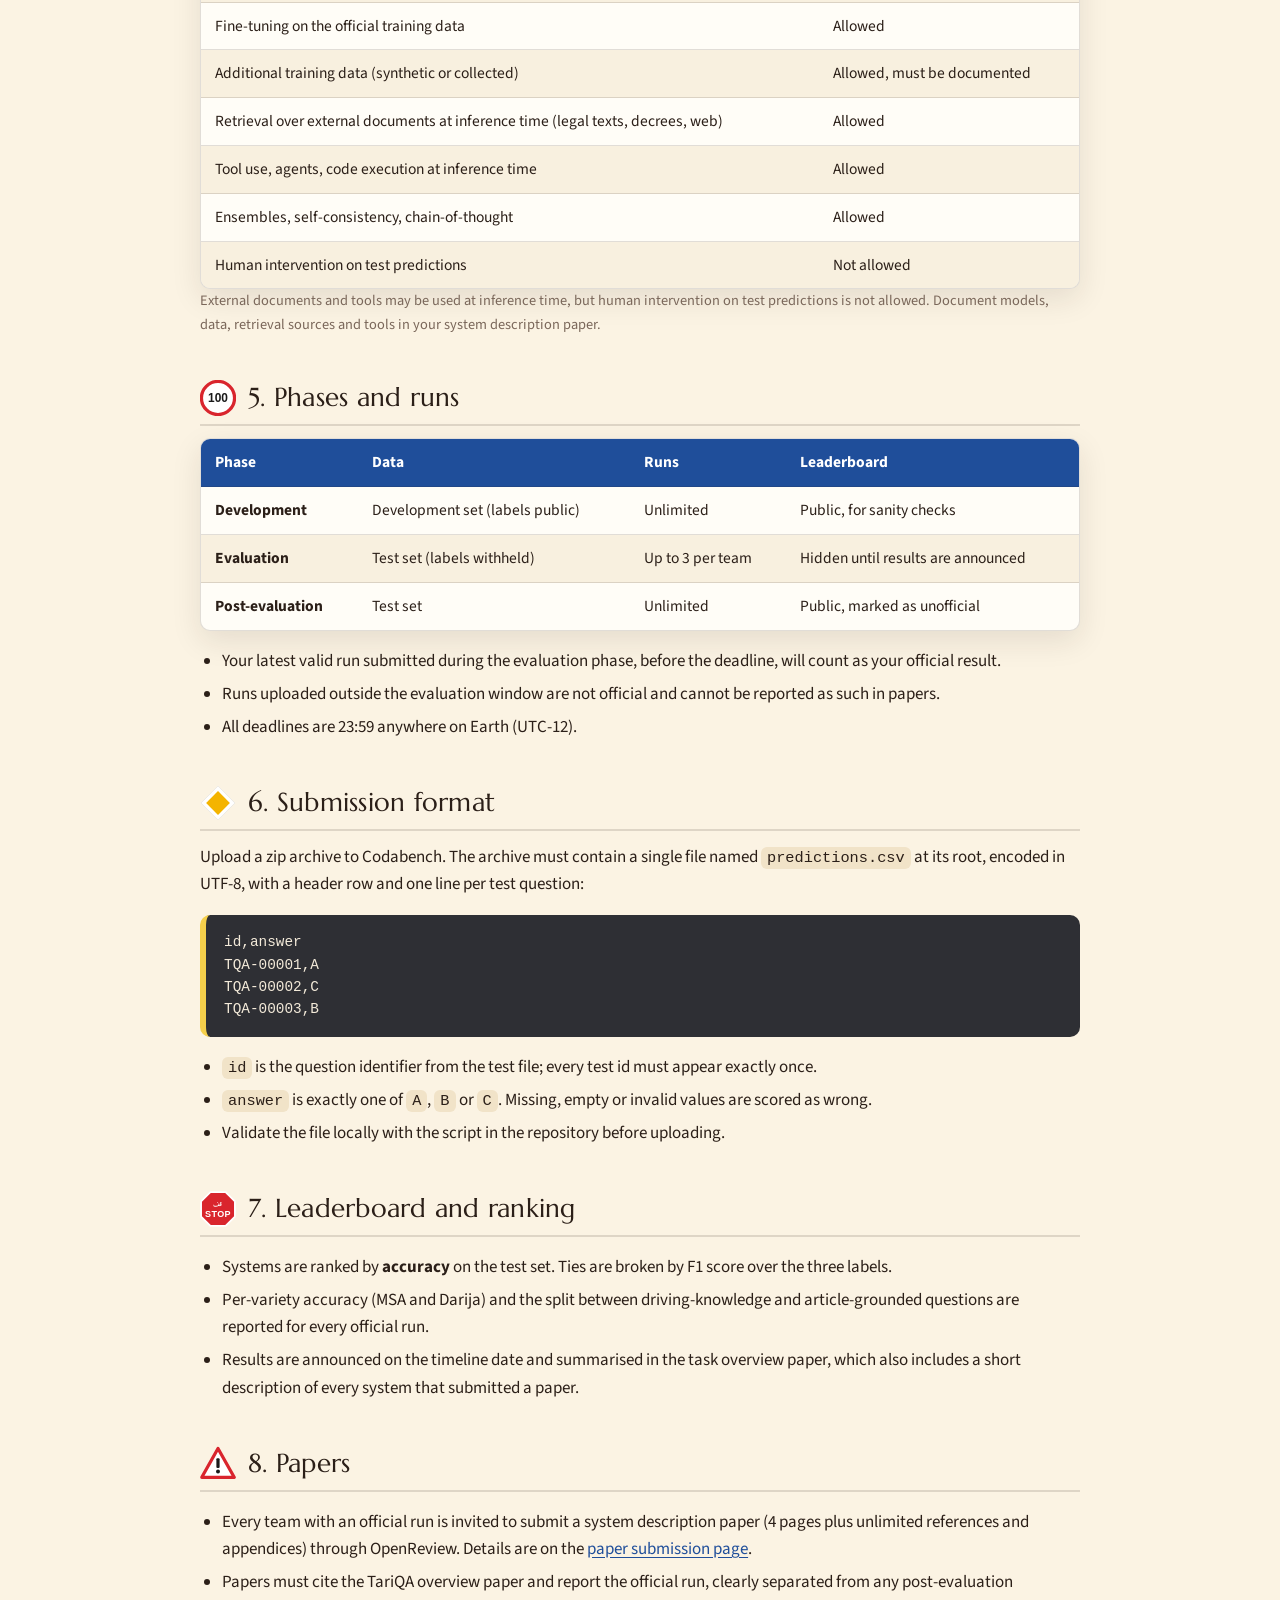
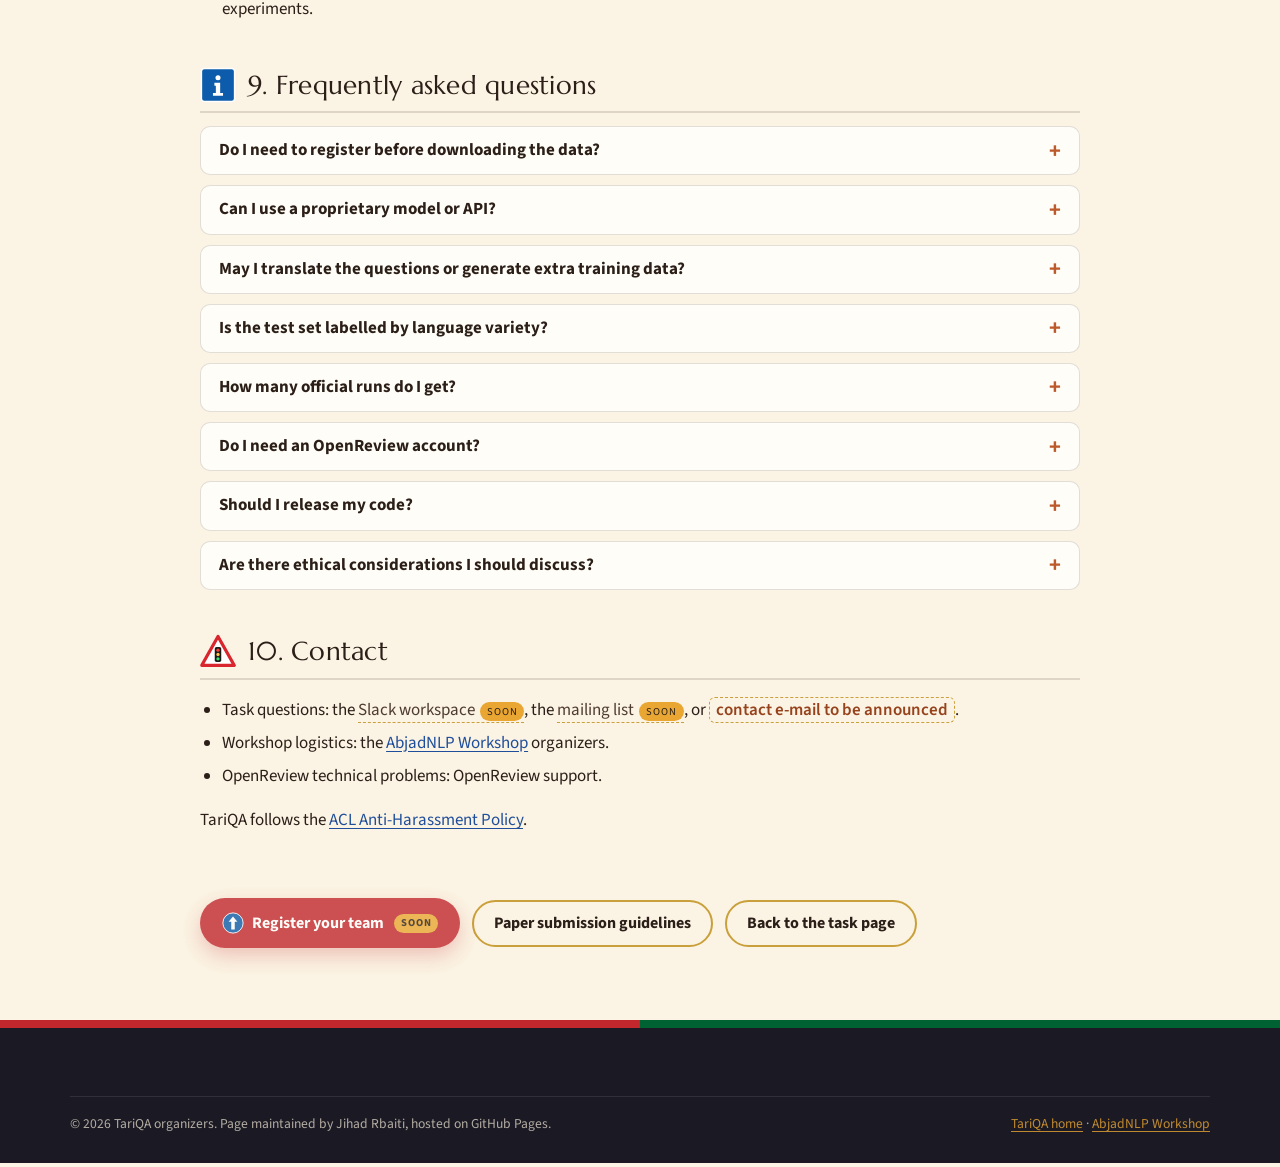
<file: guidelines.html>
<!DOCTYPE html>
<html lang="en" class="no-js">
<head>
<meta charset="utf-8">
<meta name="viewport" content="width=device-width, initial-scale=1">
<title>Participation Guidelines · TariQA 2027</title>
<meta name="description" content="How to participate in TariQA, the Moroccan traffic law question answering shared task at AbjadNLP 2027: registration, data, the open track, submission format, phases and FAQ.">
<link rel="icon" type="image/svg+xml" href="assets/img/favicon.svg">
<link rel="preconnect" href="https://fonts.googleapis.com">
<link rel="preconnect" href="https://fonts.gstatic.com" crossorigin>
<link href="https://fonts.googleapis.com/css2?family=Amiri:ital,wght@0,400;0,700;1,400&family=Marcellus&family=Source+Sans+3:ital,wght@0,400;0,600;0,700;1,400&display=swap" rel="stylesheet">
<link rel="stylesheet" href="assets/css/style.css">
<script>
  document.documentElement.classList.remove('no-js');
  try { var t = localStorage.getItem('tariqqa-theme'); if (t === 'dark' || t === 'light') { document.documentElement.setAttribute('data-theme', t); } } catch (e) {}
</script>
</head>
<body class="subpage">
<a class="skip-link" href="#content">Skip to content</a>

<svg xmlns="http://www.w3.org/2000/svg" style="position:absolute;width:0;height:0;overflow:hidden" aria-hidden="true" focusable="false">
  <symbol id="sign-stop" viewBox="0 0 100 100">
    <polygon points="29,3 71,3 97,29 97,71 71,97 29,97 3,71 3,29" fill="#D9252D" stroke="#FFFFFF" stroke-width="5" stroke-linejoin="round"/>
    <text x="50" y="43" text-anchor="middle" font-family="Amiri, 'Noto Naskh Arabic', serif" font-size="19" font-weight="700" fill="#fff">قف</text>
    <text x="50" y="73" text-anchor="middle" font-family="Arial, Helvetica, sans-serif" font-size="25" font-weight="700" fill="#fff" letter-spacing="1">STOP</text>
  </symbol>
  <symbol id="sign-warning" viewBox="0 0 100 100">
    <path d="M50 7 L95 87 H5 Z" fill="#fff" stroke="#D9252D" stroke-width="9" stroke-linejoin="round"/>
    <rect x="45.5" y="34" width="9" height="27" rx="3" fill="#1a1a1a"/>
    <circle cx="50" cy="71" r="5.5" fill="#1a1a1a"/>
  </symbol>
  <symbol id="sign-noentry" viewBox="0 0 100 100">
    <circle cx="50" cy="50" r="46" fill="#D9252D" stroke="#fff" stroke-width="4"/>
    <rect x="18" y="42" width="64" height="16" rx="3" fill="#fff"/>
  </symbol>
  <symbol id="sign-mandatory" viewBox="0 0 100 100">
    <circle cx="50" cy="50" r="46" fill="#0D5CAB" stroke="#fff" stroke-width="4"/>
    <path d="M50 20 L70 44 H58 V80 H42 V44 H30 Z" fill="#fff"/>
  </symbol>
  <symbol id="sign-roundabout" viewBox="0 0 100 100">
    <circle cx="50" cy="50" r="46" fill="#0D5CAB" stroke="#fff" stroke-width="4"/>
    <g fill="none" stroke="#fff" stroke-width="7" stroke-linecap="round">
      <path d="M57.52 29.33 A22 22 0 0 1 69.05 61"/>
      <path d="M64.14 66.85 A22 22 0 0 1 30.95 61"/>
      <path d="M28.33 53.82 A22 22 0 0 1 50 28"/>
    </g>
    <g fill="#fff">
      <polygon points="65.05,67.9 74.25,64 63.85,58"/>
      <polygon points="26.95,54.07 25.75,64 36.15,58"/>
      <polygon points="58,28 50,22 50,34"/>
    </g>
  </symbol>
  <symbol id="sign-priority" viewBox="0 0 100 100">
    <polygon points="50,3 97,50 50,97 3,50" fill="#fff" stroke="#cfcfcf" stroke-width="1"/>
    <polygon points="50,17 83,50 50,83 17,50" fill="#F4B400"/>
  </symbol>
  <symbol id="sign-info" viewBox="0 0 100 100">
    <rect x="4" y="4" width="92" height="92" rx="8" fill="#0D5CAB" stroke="#fff" stroke-width="4"/>
    <circle cx="50" cy="30" r="7" fill="#fff"/>
    <path d="M40 44 H56 V72 H64 V80 H36 V72 H44 V52 H40 Z" fill="#fff"/>
  </symbol>
  <symbol id="sign-parking" viewBox="0 0 100 100">
    <rect x="4" y="4" width="92" height="92" rx="8" fill="#0D5CAB" stroke="#fff" stroke-width="4"/>
    <path d="M34 22 H56 A17 17 0 0 1 56 56 H44 V78 H34 Z M44 32 V46 H55 A7 7 0 0 0 55 32 Z" fill="#fff" fill-rule="evenodd"/>
  </symbol>
  <symbol id="sign-speed100" viewBox="0 0 100 100">
    <circle cx="50" cy="50" r="46" fill="#fff" stroke="#D9252D" stroke-width="9"/>
    <text x="50" y="62" text-anchor="middle" font-family="Arial, Helvetica, sans-serif" font-size="33" font-weight="700" fill="#1a1a1a">100</text>
  </symbol>
  <symbol id="sign-signals" viewBox="0 0 100 100">
    <path d="M50 7 L95 87 H5 Z" fill="#fff" stroke="#D9252D" stroke-width="9" stroke-linejoin="round"/>
    <rect x="41" y="36" width="18" height="42" rx="5" fill="#1a1a1a"/>
    <circle cx="50" cy="45" r="4.6" fill="#FF3B30"/><circle cx="50" cy="57" r="4.6" fill="#FFC247"/><circle cx="50" cy="69" r="4.6" fill="#34E36B"/>
  </symbol>
  <symbol id="traffic-light" viewBox="0 0 60 150">
    <rect x="26" y="118" width="8" height="32" fill="#8b8f96"/>
    <rect x="4" y="4" width="52" height="118" rx="12" fill="#1f1f23" stroke="#4a4a52" stroke-width="2"/>
    <circle cx="30" cy="30" r="15" fill="#FF3B30"/><circle cx="30" cy="63" r="15" fill="#FFC247"/><circle cx="30" cy="96" r="15" fill="#34E36B"/>
  </symbol>
</svg>

<div class="topbar">
  <div class="container">
    <span class="pulse" aria-hidden="true"></span>
    <span>Registration is open for TariQA 2027.</span>
    <a data-link="register">Register your team</a>
  </div>
</div>

<nav class="nav" aria-label="Main">
  <div class="container">
    <a class="brand" href="index.html" aria-label="TariQA home">
      <svg aria-hidden="true"><use href="#traffic-light"/></svg>
      <span>TariQA</span>
      <span class="brand-ar" aria-hidden="true">طريق</span>
    </a>
    <ul class="nav-links">
      <li><a href="index.html">Home</a></li>
      <li><a href="index.html#data">Data</a></li>
      <li><a href="index.html#task">Task</a></li>
      <li><a href="index.html#timeline">Timeline</a></li>
      <li><a href="guidelines.html" class="active">Participation</a></li>
      <li><a href="paper.html">Papers</a></li>
      <li><a class="nav-cta" data-link="register">Register</a></li>
    </ul>
    <button class="icon-btn theme-toggle" type="button" aria-label="Toggle dark mode" title="Toggle dark mode">
      <svg viewBox="0 0 24 24" fill="none" stroke="currentColor" stroke-width="2" stroke-linecap="round" stroke-linejoin="round" aria-hidden="true"><path d="M21 12.8A9 9 0 1 1 11.2 3a7 7 0 0 0 9.8 9.8z"/></svg>
    </button>
    <button class="icon-btn nav-toggle" type="button" aria-label="Open menu" aria-expanded="false">
      <span class="bars"><span></span><span></span><span></span></span>
    </button>
  </div>
</nav>

<header class="page-hero">
  <div class="container">
    <svg class="sign-icon" aria-hidden="true"><use href="#sign-roundabout"/></svg>
    <div>
      <span class="eyebrow">TariQA 2027 · AbjadNLP Workshop</span>
      <h1>Participation Guidelines</h1>
      <p class="lead">Everything a team needs to know, from registration to the final paper. Task-specific rules are below; the paper rules are on the <a href="paper.html">paper submission page</a>.</p>
    </div>
  </div>
</header>

<main id="content">
<section class="section">
  <div class="container narrow">

    <nav class="toc" aria-label="On this page">
      <strong>On this page</strong>
      <a href="#registration">Registration</a>
      <a href="#teams">Teams</a>
      <a href="#data-terms">Data and terms of use</a>
      <a href="#tracks">Track and allowed resources</a>
      <a href="#phases">Phases and runs</a>
      <a href="#format">Submission format</a>
      <a href="#ranking">Leaderboard and ranking</a>
      <a href="#papers">Papers</a>
      <a href="#faq">FAQ</a>
      <a href="#contact">Contact</a>
    </nav>

    <h2 id="registration"><svg class="h-icon" aria-hidden="true"><use href="#sign-info"/></svg> 1. Registration</h2>
    <ul>
      <li>Register your team through the <a data-link="register">registration form</a>. One registration per team, listing the team name, all members, affiliations and a contact e-mail.</li>
      <li>Registration stays open until the test submissions close. Registering early means you receive the data-release announcement, the Slack invitation and any schedule changes.</li>
      <li>Registration is also required to create your Codabench account for the competition.</li>
    </ul>

    <h2 id="teams"><svg class="h-icon" aria-hidden="true"><use href="#sign-roundabout"/></svg> 2. Teams</h2>
    <ul>
      <li>Anyone can participate, individually or as a team: students, academics, industry and independent researchers.</li>
      <li>Team names appear on the public leaderboard and in the overview paper. Please keep them appropriate.</li>
      <li>Organizers and their close collaborators may submit runs for reference, but these are marked as such and excluded from the official ranking.</li>
    </ul>

    <h2 id="data-terms"><svg class="h-icon" aria-hidden="true"><use href="#sign-parking"/></svg> 3. Data and terms of use</h2>
    <ul>
      <li>The training and development sets (with labels) and the test set (without labels) are released from the official <a data-link="github">GitHub repository</a> on the dates of the <a href="index.html#timeline">timeline</a>.</li>
      <li>Data licence: <span class="tba">TBA</span>. By downloading the data you agree to use it for research purposes within the terms of that licence and to cite the task overview paper in any publication that uses it.</li>
      <li>Requesting the data commits your team to submit at least one official run. Teams that download the data and silently withdraw may be excluded from future editions.</li>
      <li>The test set must not be annotated manually, used for training or model selection, or redistributed with labels. Gold labels for the test set are released after the evaluation phase.</li>
    </ul>

    <h2 id="tracks"><svg class="h-icon" aria-hidden="true"><use href="#sign-mandatory"/></svg> 4. Track and allowed resources</h2>
    <table class="tbl">
      <thead><tr><th></th><th>Single track · Open</th></tr></thead>
      <tbody>
        <tr><td>Open-source or open-weight pre-trained models</td><td>Allowed</td></tr>
        <tr><td>Proprietary models or APIs</td><td>Not allowed</td></tr>
        <tr><td>Fine-tuning on the official training data</td><td>Allowed</td></tr>
        <tr><td>Additional training data (synthetic or collected)</td><td>Allowed, must be documented</td></tr>
        <tr><td>Retrieval over external documents at inference time (legal texts, decrees, web)</td><td>Allowed</td></tr>
        <tr><td>Tool use, agents, code execution at inference time</td><td>Allowed</td></tr>
        <tr><td>Ensembles, self-consistency, chain-of-thought</td><td>Allowed</td></tr>
        <tr><td>Human intervention on test predictions</td><td>Not allowed</td></tr>
      </tbody>
    </table>
    <p class="small muted">External documents and tools may be used at inference time, but human intervention on test predictions is not allowed. Document models, data, retrieval sources and tools in your system description paper.</p>

    <h2 id="phases"><svg class="h-icon" aria-hidden="true"><use href="#sign-speed100"/></svg> 5. Phases and runs</h2>
    <table class="tbl">
      <thead><tr><th>Phase</th><th>Data</th><th>Runs</th><th>Leaderboard</th></tr></thead>
      <tbody>
        <tr><td><strong>Development</strong></td><td>Development set (labels public)</td><td>Unlimited</td><td>Public, for sanity checks</td></tr>
        <tr><td><strong>Evaluation</strong></td><td>Test set (labels withheld)</td><td>Up to 3 per team</td><td>Hidden until results are announced</td></tr>
        <tr><td><strong>Post-evaluation</strong></td><td>Test set</td><td>Unlimited</td><td>Public, marked as unofficial</td></tr>
      </tbody>
    </table>
    <ul>
      <li>Your latest valid run submitted during the evaluation phase, before the deadline, will count as your official result.</li>
      <li>Runs uploaded outside the evaluation window are not official and cannot be reported as such in papers.</li>
      <li>All deadlines are 23:59 anywhere on Earth (UTC-12).</li>
    </ul>

    <h2 id="format"><svg class="h-icon" aria-hidden="true"><use href="#sign-priority"/></svg> 6. Submission format</h2>
    <p>Upload a zip archive to Codabench. The archive must contain a single file named <code>predictions.csv</code> at its root, encoded in UTF-8, with a header row and one line per test question:</p>
<pre><code>id,answer
TQA-00001,A
TQA-00002,C
TQA-00003,B</code></pre>
    <ul>
      <li><code>id</code> is the question identifier from the test file; every test id must appear exactly once.</li>
      <li><code>answer</code> is exactly one of <code>A</code>, <code>B</code> or <code>C</code>. Missing, empty or invalid values are scored as wrong.</li>
      <li>Validate the file locally with the script in the repository before uploading.</li>
    </ul>

    <h2 id="ranking"><svg class="h-icon" aria-hidden="true"><use href="#sign-stop"/></svg> 7. Leaderboard and ranking</h2>
    <ul>
      <li>Systems are ranked by <strong>accuracy</strong> on the test set. Ties are broken by F1 score over the three labels.</li>
      <li>Per-variety accuracy (MSA and Darija) and the split between driving-knowledge and article-grounded questions are reported for every official run.</li>
      <li>Results are announced on the timeline date and summarised in the task overview paper, which also includes a short description of every system that submitted a paper.</li>
    </ul>

    <h2 id="papers"><svg class="h-icon" aria-hidden="true"><use href="#sign-warning"/></svg> 8. Papers</h2>
    <ul>
      <li>Every team with an official run is invited to submit a system description paper (4 pages plus unlimited references and appendices) through OpenReview. Details are on the <a href="paper.html">paper submission page</a>.</li>
      <li>Papers must cite the TariQA overview paper and report the official run, clearly separated from any post-evaluation experiments.</li>
    </ul>

    <h2 id="faq"><svg class="h-icon" aria-hidden="true"><use href="#sign-info"/></svg> 9. Frequently asked questions</h2>
    <details class="faq"><summary>Do I need to register before downloading the data?</summary><p>Yes. Registration takes two minutes. It lets us keep teams informed and keep the leaderboard tidy.</p></details>
    <details class="faq"><summary>Can I use a proprietary model or API?</summary><p>No. Only open-source or open-weight models may be used. Document the model and version in your paper.</p></details>
    <details class="faq"><summary>May I translate the questions or generate extra training data?</summary><p>Yes. Translation, paraphrasing and synthetic data generation are allowed and must be described in the paper. Generating data from the test questions is not allowed.</p></details>
    <details class="faq"><summary>Is the test set labelled by language variety?</summary><p>The test file contains only the question and its options. Variety labels are released after the evaluation phase, together with the gold answers, so that teams can analyse their results.</p></details>
    <details class="faq"><summary>How many official runs do I get?</summary><p>Up to three per team during the evaluation phase. Development-phase runs are unlimited.</p></details>
    <details class="faq"><summary>Do I need an OpenReview account?</summary><p>Yes, every author needs one to submit and to review. System and overview papers are not anonymous, and teams may post their papers on arXiv.</p></details>
    <details class="faq"><summary>Should I release my code?</summary><p>It is strongly encouraged. Add the URL to your paper; replicability is one of the review criteria.</p></details>
    <details class="faq"><summary>Are there ethical considerations I should discuss?</summary><p>Yes. Describe potential misuse and limitations of your system, in particular the risk of giving wrong legal advice to drivers, in a short paragraph of the paper.</p></details>

    <h2 id="contact"><svg class="h-icon" aria-hidden="true"><use href="#sign-signals"/></svg> 10. Contact</h2>
    <ul>
      <li>Task questions: the <a data-link="slack">Slack workspace</a>, the <a data-link="mailing">mailing list</a>, or <a data-email></a>.</li>
      <li>Workshop logistics: the <a data-link="workshop">AbjadNLP Workshop</a> organizers.</li>
      <li>OpenReview technical problems: OpenReview support.</li>
    </ul>
    <p>TariQA follows the <a data-link="antiHarassment">ACL Anti-Harassment Policy</a>.</p>

    <div class="cta-row mt-3">
      <a class="btn btn-primary" data-link="register"><svg aria-hidden="true"><use href="#sign-mandatory"/></svg> Register your team</a>
      <a class="btn btn-outline" href="paper.html">Paper submission guidelines</a>
      <a class="btn btn-outline" href="index.html">Back to the task page</a>
    </div>
  </div>
</section>
</main>

<footer class="footer">
  <div class="container">
    <div class="tiny">
      <span>© <span data-year>2026</span> TariQA organizers. Page maintained by Jihad Rbaiti, hosted on GitHub Pages.</span>
      <span><a href="index.html">TariQA home</a> · <a data-link="workshop">AbjadNLP Workshop</a></span>
    </div>
  </div>
</footer>

<script src="assets/js/config.js"></script>
<script src="assets/js/main.js"></script>
</body>
</html>
</file>
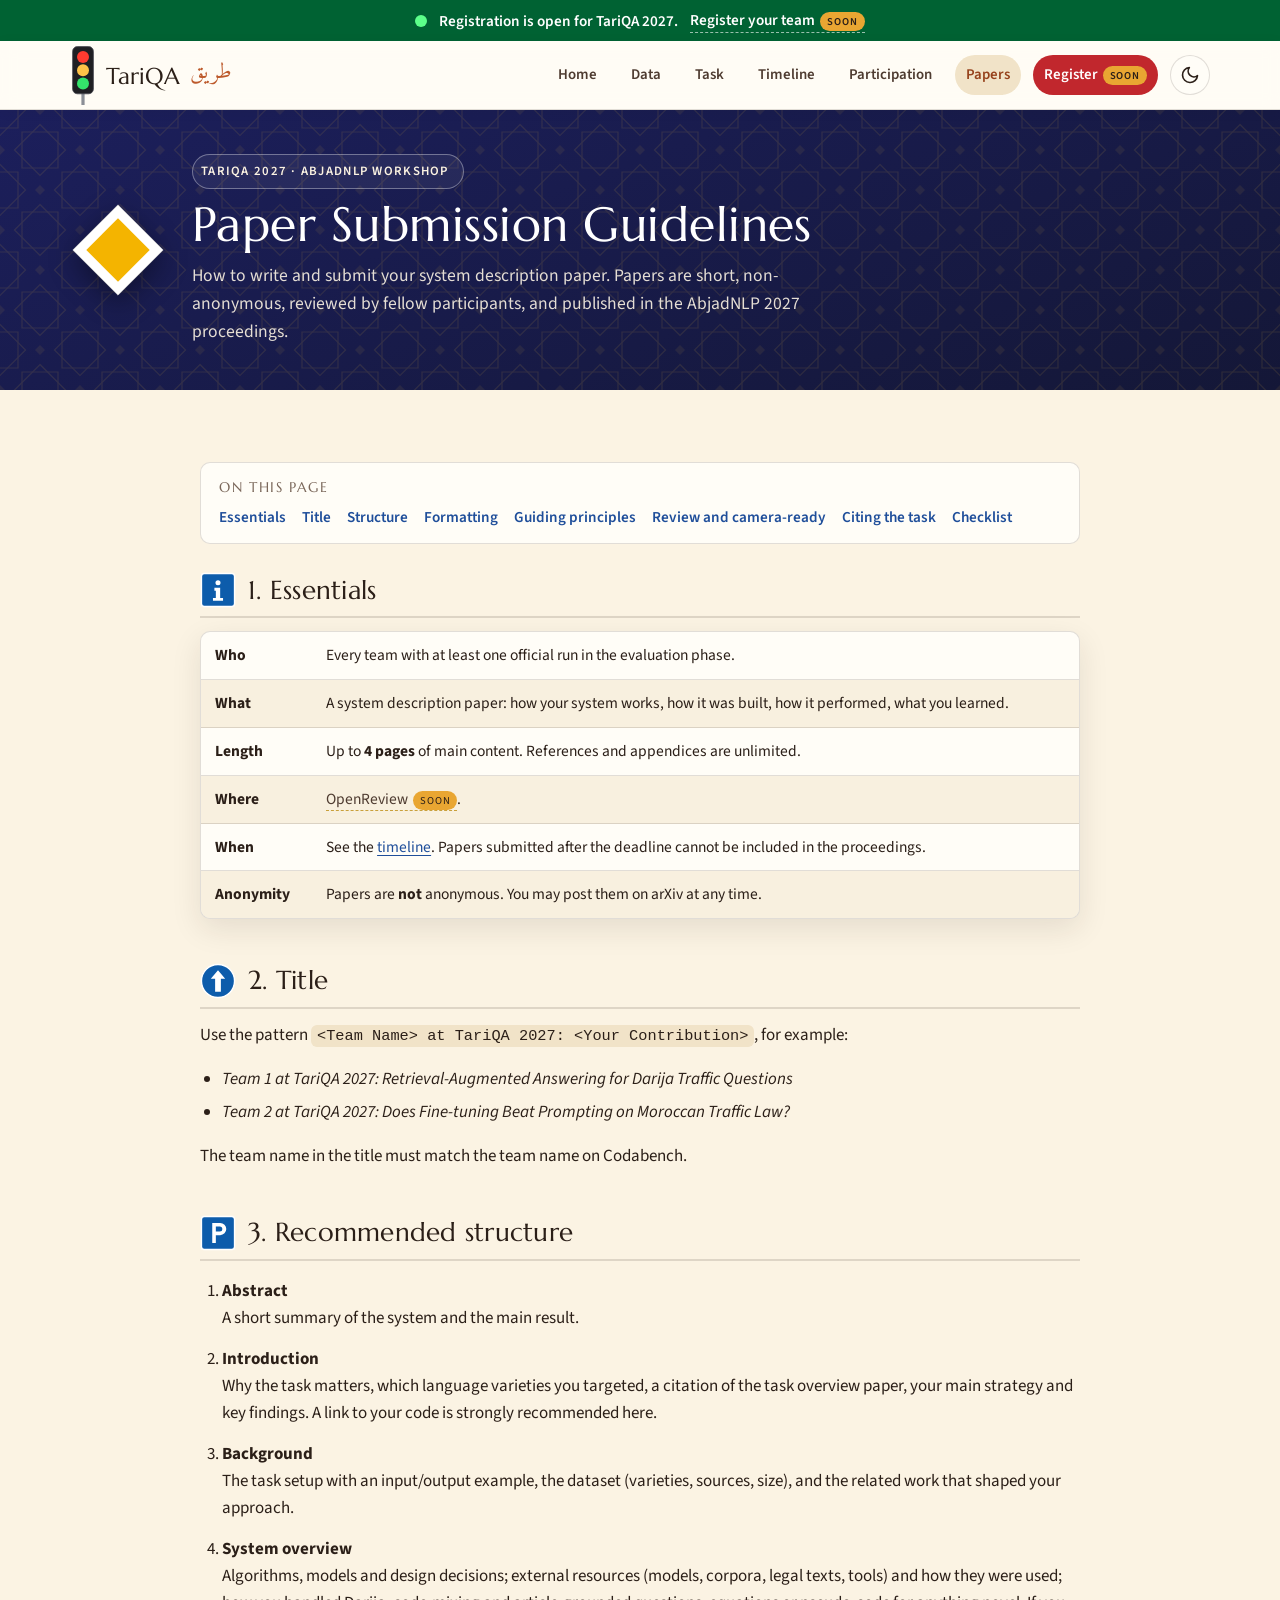
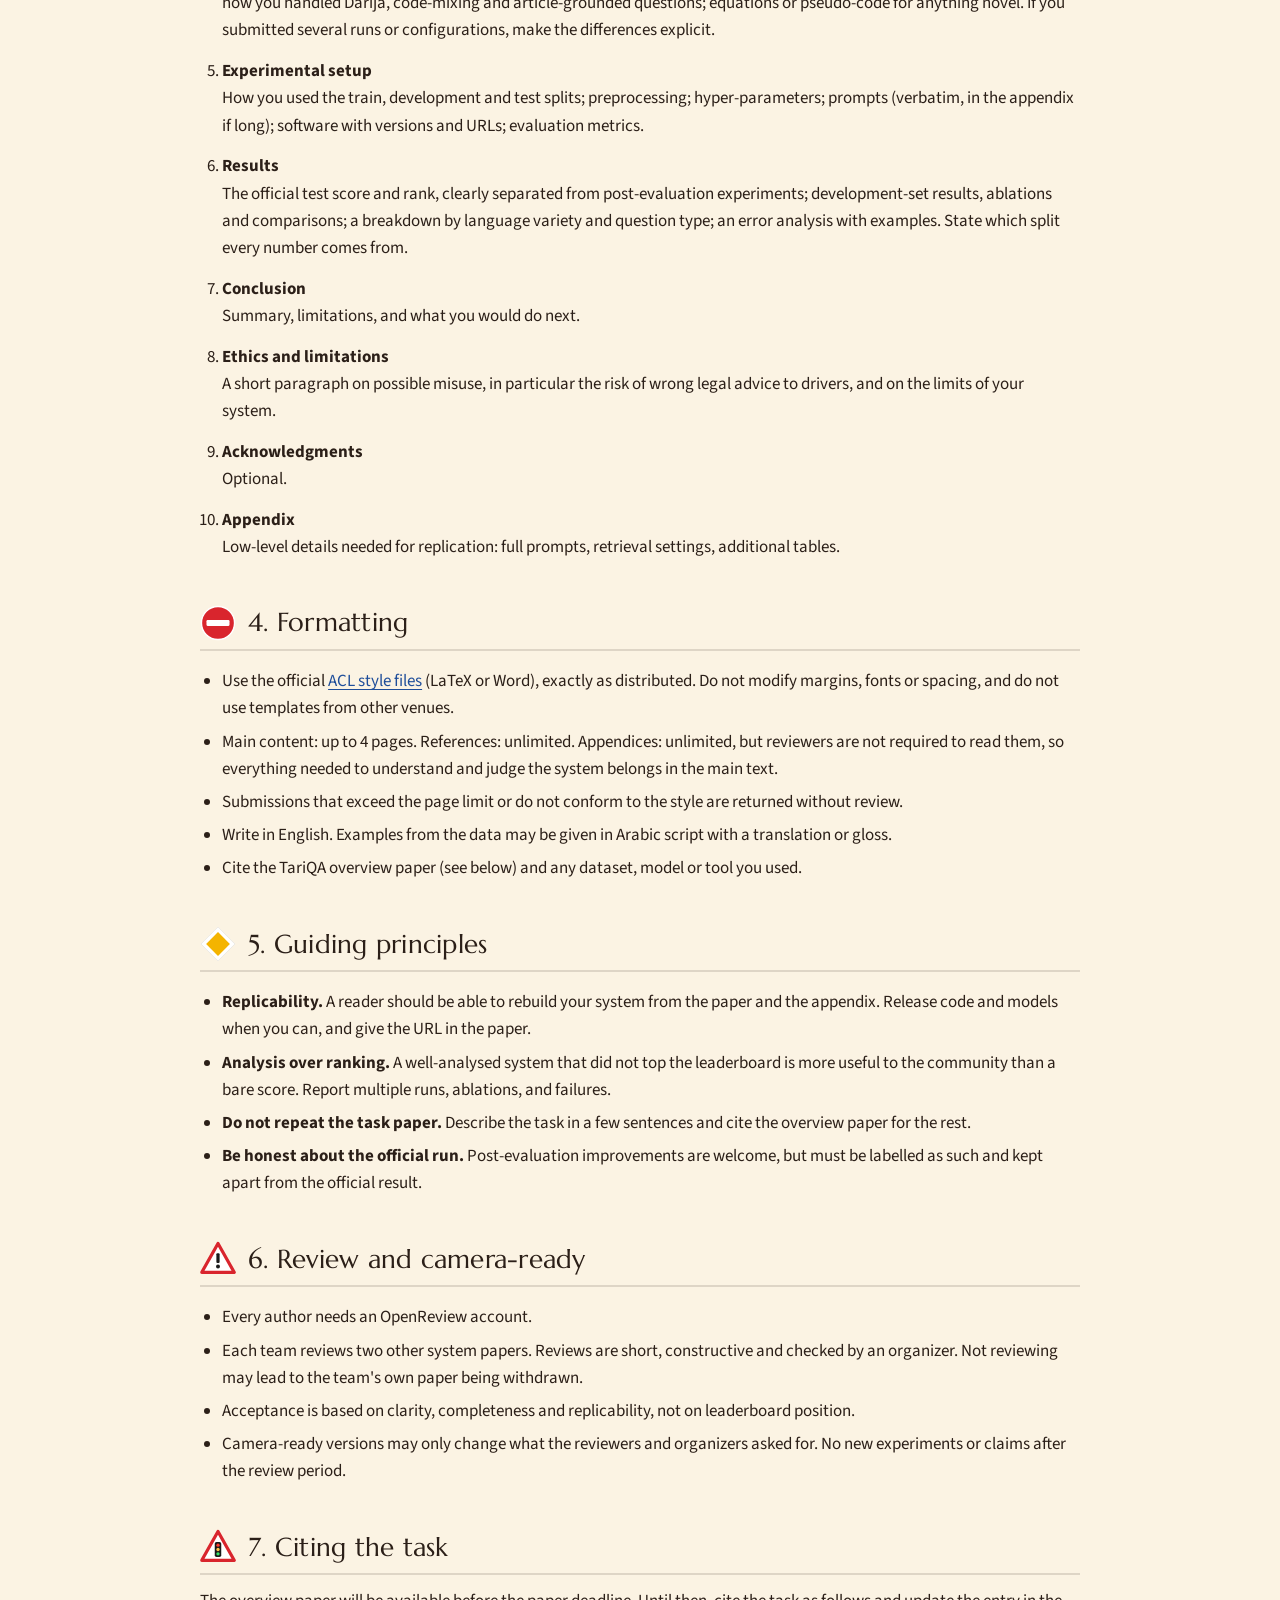
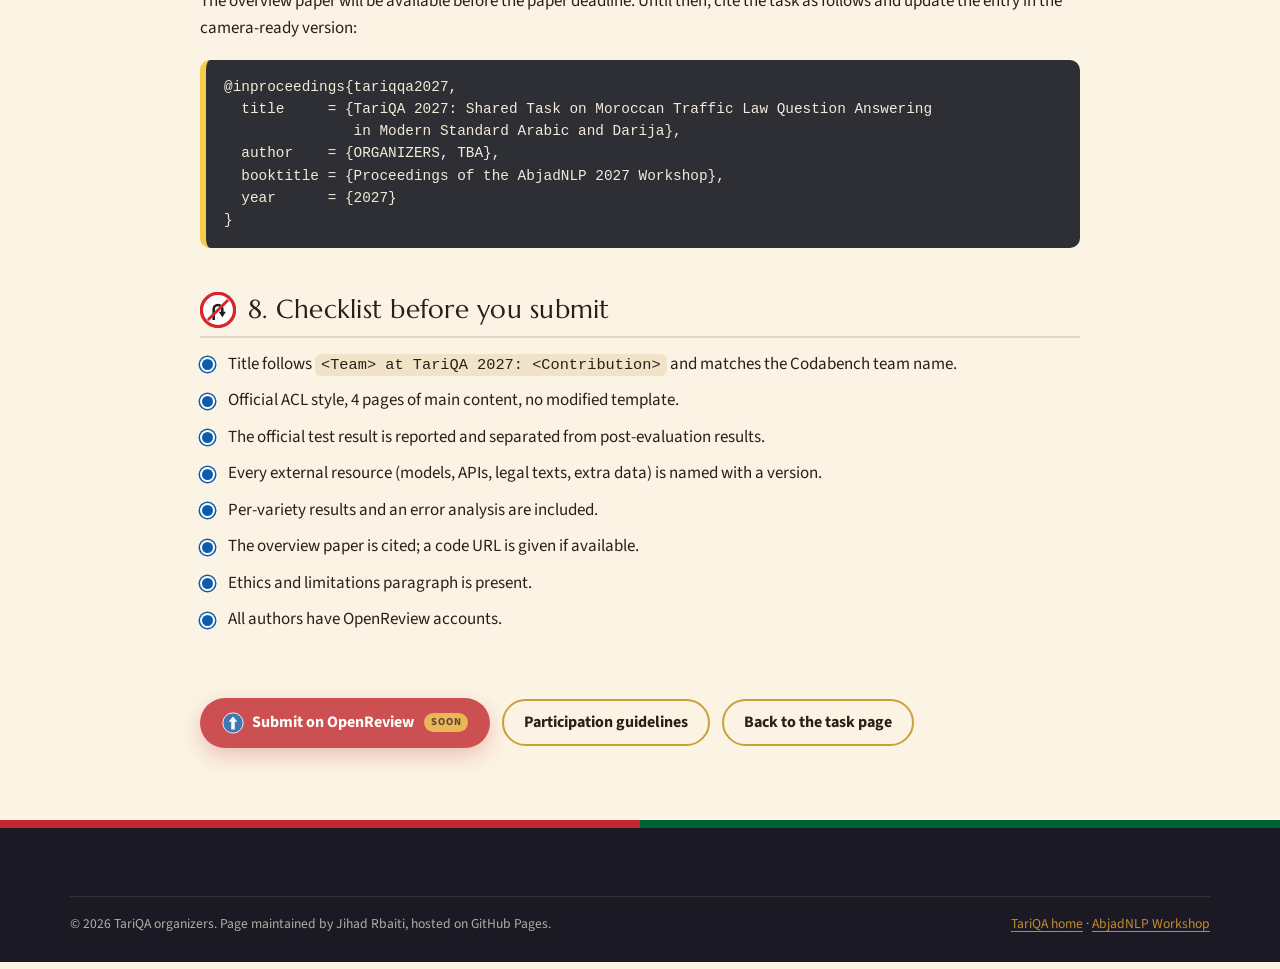
<file: paper.html>
<!DOCTYPE html>
<html lang="en" class="no-js">
<head>
<meta charset="utf-8">
<meta name="viewport" content="width=device-width, initial-scale=1">
<title>Paper Submission Guidelines · TariQA 2027</title>
<meta name="description" content="How to write and submit a system description paper for TariQA, the Moroccan traffic law question answering shared task at AbjadNLP 2027.">
<link rel="icon" type="image/svg+xml" href="assets/img/favicon.svg">
<link rel="preconnect" href="https://fonts.googleapis.com">
<link rel="preconnect" href="https://fonts.gstatic.com" crossorigin>
<link href="https://fonts.googleapis.com/css2?family=Amiri:ital,wght@0,400;0,700;1,400&family=Marcellus&family=Source+Sans+3:ital,wght@0,400;0,600;0,700;1,400&display=swap" rel="stylesheet">
<link rel="stylesheet" href="assets/css/style.css">
<script>
  document.documentElement.classList.remove('no-js');
  try { var t = localStorage.getItem('tariqqa-theme'); if (t === 'dark' || t === 'light') { document.documentElement.setAttribute('data-theme', t); } } catch (e) {}
</script>
</head>
<body class="subpage">
<a class="skip-link" href="#content">Skip to content</a>

<svg xmlns="http://www.w3.org/2000/svg" style="position:absolute;width:0;height:0;overflow:hidden" aria-hidden="true" focusable="false">
  <symbol id="sign-stop" viewBox="0 0 100 100">
    <polygon points="29,3 71,3 97,29 97,71 71,97 29,97 3,71 3,29" fill="#D9252D" stroke="#FFFFFF" stroke-width="5" stroke-linejoin="round"/>
    <text x="50" y="43" text-anchor="middle" font-family="Amiri, 'Noto Naskh Arabic', serif" font-size="19" font-weight="700" fill="#fff">قف</text>
    <text x="50" y="73" text-anchor="middle" font-family="Arial, Helvetica, sans-serif" font-size="25" font-weight="700" fill="#fff" letter-spacing="1">STOP</text>
  </symbol>
  <symbol id="sign-warning" viewBox="0 0 100 100">
    <path d="M50 7 L95 87 H5 Z" fill="#fff" stroke="#D9252D" stroke-width="9" stroke-linejoin="round"/>
    <rect x="45.5" y="34" width="9" height="27" rx="3" fill="#1a1a1a"/>
    <circle cx="50" cy="71" r="5.5" fill="#1a1a1a"/>
  </symbol>
  <symbol id="sign-noentry" viewBox="0 0 100 100">
    <circle cx="50" cy="50" r="46" fill="#D9252D" stroke="#fff" stroke-width="4"/>
    <rect x="18" y="42" width="64" height="16" rx="3" fill="#fff"/>
  </symbol>
  <symbol id="sign-mandatory" viewBox="0 0 100 100">
    <circle cx="50" cy="50" r="46" fill="#0D5CAB" stroke="#fff" stroke-width="4"/>
    <path d="M50 20 L70 44 H58 V80 H42 V44 H30 Z" fill="#fff"/>
  </symbol>
  <symbol id="sign-priority" viewBox="0 0 100 100">
    <polygon points="50,3 97,50 50,97 3,50" fill="#fff" stroke="#cfcfcf" stroke-width="1"/>
    <polygon points="50,17 83,50 50,83 17,50" fill="#F4B400"/>
  </symbol>
  <symbol id="sign-info" viewBox="0 0 100 100">
    <rect x="4" y="4" width="92" height="92" rx="8" fill="#0D5CAB" stroke="#fff" stroke-width="4"/>
    <circle cx="50" cy="30" r="7" fill="#fff"/>
    <path d="M40 44 H56 V72 H64 V80 H36 V72 H44 V52 H40 Z" fill="#fff"/>
  </symbol>
  <symbol id="sign-parking" viewBox="0 0 100 100">
    <rect x="4" y="4" width="92" height="92" rx="8" fill="#0D5CAB" stroke="#fff" stroke-width="4"/>
    <path d="M34 22 H56 A17 17 0 0 1 56 56 H44 V78 H34 Z M44 32 V46 H55 A7 7 0 0 0 55 32 Z" fill="#fff" fill-rule="evenodd"/>
  </symbol>
  <symbol id="sign-nouturn" viewBox="0 0 100 100">
    <circle cx="50" cy="50" r="46" fill="#fff" stroke="#D9252D" stroke-width="9"/>
    <path d="M38 78 V48 A12 12 0 0 1 62 48 V56" fill="none" stroke="#1a1a1a" stroke-width="7"/>
    <polygon points="52,55 72,55 62,70" fill="#1a1a1a"/>
    <path d="M22 78 L78 22" stroke="#D9252D" stroke-width="8"/>
  </symbol>
  <symbol id="sign-signals" viewBox="0 0 100 100">
    <path d="M50 7 L95 87 H5 Z" fill="#fff" stroke="#D9252D" stroke-width="9" stroke-linejoin="round"/>
    <rect x="41" y="36" width="18" height="42" rx="5" fill="#1a1a1a"/>
    <circle cx="50" cy="45" r="4.6" fill="#FF3B30"/><circle cx="50" cy="57" r="4.6" fill="#FFC247"/><circle cx="50" cy="69" r="4.6" fill="#34E36B"/>
  </symbol>
  <symbol id="traffic-light" viewBox="0 0 60 150">
    <rect x="26" y="118" width="8" height="32" fill="#8b8f96"/>
    <rect x="4" y="4" width="52" height="118" rx="12" fill="#1f1f23" stroke="#4a4a52" stroke-width="2"/>
    <circle cx="30" cy="30" r="15" fill="#FF3B30"/><circle cx="30" cy="63" r="15" fill="#FFC247"/><circle cx="30" cy="96" r="15" fill="#34E36B"/>
  </symbol>
</svg>

<div class="topbar">
  <div class="container">
    <span class="pulse" aria-hidden="true"></span>
    <span>Registration is open for TariQA 2027.</span>
    <a data-link="register">Register your team</a>
  </div>
</div>

<nav class="nav" aria-label="Main">
  <div class="container">
    <a class="brand" href="index.html" aria-label="TariQA home">
      <svg aria-hidden="true"><use href="#traffic-light"/></svg>
      <span>TariQA</span>
      <span class="brand-ar" aria-hidden="true">طريق</span>
    </a>
    <ul class="nav-links">
      <li><a href="index.html">Home</a></li>
      <li><a href="index.html#data">Data</a></li>
      <li><a href="index.html#task">Task</a></li>
      <li><a href="index.html#timeline">Timeline</a></li>
      <li><a href="guidelines.html">Participation</a></li>
      <li><a href="paper.html" class="active">Papers</a></li>
      <li><a class="nav-cta" data-link="register">Register</a></li>
    </ul>
    <button class="icon-btn theme-toggle" type="button" aria-label="Toggle dark mode" title="Toggle dark mode">
      <svg viewBox="0 0 24 24" fill="none" stroke="currentColor" stroke-width="2" stroke-linecap="round" stroke-linejoin="round" aria-hidden="true"><path d="M21 12.8A9 9 0 1 1 11.2 3a7 7 0 0 0 9.8 9.8z"/></svg>
    </button>
    <button class="icon-btn nav-toggle" type="button" aria-label="Open menu" aria-expanded="false">
      <span class="bars"><span></span><span></span><span></span></span>
    </button>
  </div>
</nav>

<header class="page-hero">
  <div class="container">
    <svg class="sign-icon" aria-hidden="true"><use href="#sign-priority"/></svg>
    <div>
      <span class="eyebrow">TariQA 2027 · AbjadNLP Workshop</span>
      <h1>Paper Submission Guidelines</h1>
      <p class="lead">How to write and submit your system description paper. Papers are short, non-anonymous, reviewed by fellow participants, and published in the AbjadNLP 2027 proceedings.</p>
    </div>
  </div>
</header>

<main id="content">
<section class="section">
  <div class="container narrow">

    <nav class="toc" aria-label="On this page">
      <strong>On this page</strong>
      <a href="#essentials">Essentials</a>
      <a href="#title">Title</a>
      <a href="#structure">Structure</a>
      <a href="#formatting">Formatting</a>
      <a href="#principles">Guiding principles</a>
      <a href="#review">Review and camera-ready</a>
      <a href="#citation">Citing the task</a>
      <a href="#checklist">Checklist</a>
    </nav>

    <h2 id="essentials"><svg class="h-icon" aria-hidden="true"><use href="#sign-info"/></svg> 1. Essentials</h2>
    <table class="tbl">
      <tbody>
        <tr><td><strong>Who</strong></td><td>Every team with at least one official run in the evaluation phase.</td></tr>
        <tr><td><strong>What</strong></td><td>A system description paper: how your system works, how it was built, how it performed, what you learned.</td></tr>
        <tr><td><strong>Length</strong></td><td>Up to <strong>4 pages</strong> of main content. References and appendices are unlimited.</td></tr>
        <tr><td><strong>Where</strong></td><td><a data-link="openreview">OpenReview</a>.</td></tr>
        <tr><td><strong>When</strong></td><td>See the <a href="index.html#timeline">timeline</a>. Papers submitted after the deadline cannot be included in the proceedings.</td></tr>
        <tr><td><strong>Anonymity</strong></td><td>Papers are <strong>not</strong> anonymous. You may post them on arXiv at any time.</td></tr>
      </tbody>
    </table>

    <h2 id="title"><svg class="h-icon" aria-hidden="true"><use href="#sign-mandatory"/></svg> 2. Title</h2>
    <p>Use the pattern <code>&lt;Team Name&gt; at TariQA 2027: &lt;Your Contribution&gt;</code>, for example:</p>
    <ul>
      <li><em>Team 1 at TariQA 2027: Retrieval-Augmented Answering for Darija Traffic Questions</em></li>
      <li><em>Team 2 at TariQA 2027: Does Fine-tuning Beat Prompting on Moroccan Traffic Law?</em></li>
    </ul>
    <p>The team name in the title must match the team name on Codabench.</p>

    <h2 id="structure"><svg class="h-icon" aria-hidden="true"><use href="#sign-parking"/></svg> 3. Recommended structure</h2>
    <ol class="paper-structure">
      <li><strong>Abstract</strong> A short summary of the system and the main result.</li>
      <li><strong>Introduction</strong> Why the task matters, which language varieties you targeted, a citation of the task overview paper, your main strategy and key findings. A link to your code is strongly recommended here.</li>
      <li><strong>Background</strong> The task setup with an input/output example, the dataset (varieties, sources, size), and the related work that shaped your approach.</li>
      <li><strong>System overview</strong> Algorithms, models and design decisions; external resources (models, corpora, legal texts, tools) and how they were used; how you handled Darija, code-mixing and article-grounded questions; equations or pseudo-code for anything novel. If you submitted several runs or configurations, make the differences explicit.</li>
      <li><strong>Experimental setup</strong> How you used the train, development and test splits; preprocessing; hyper-parameters; prompts (verbatim, in the appendix if long); software with versions and URLs; evaluation metrics.</li>
      <li><strong>Results</strong> The official test score and rank, clearly separated from post-evaluation experiments; development-set results, ablations and comparisons; a breakdown by language variety and question type; an error analysis with examples. State which split every number comes from.</li>
      <li><strong>Conclusion</strong> Summary, limitations, and what you would do next.</li>
      <li><strong>Ethics and limitations</strong> A short paragraph on possible misuse, in particular the risk of wrong legal advice to drivers, and on the limits of your system.</li>
      <li><strong>Acknowledgments</strong> Optional.</li>
      <li><strong>Appendix</strong> Low-level details needed for replication: full prompts, retrieval settings, additional tables.</li>
    </ol>

    <h2 id="formatting"><svg class="h-icon" aria-hidden="true"><use href="#sign-noentry"/></svg> 4. Formatting</h2>
    <ul>
      <li>Use the official <a data-link="aclStyle">ACL style files</a> (LaTeX or Word), exactly as distributed. Do not modify margins, fonts or spacing, and do not use templates from other venues.</li>
      <li>Main content: up to 4 pages. References: unlimited. Appendices: unlimited, but reviewers are not required to read them, so everything needed to understand and judge the system belongs in the main text.</li>
      <li>Submissions that exceed the page limit or do not conform to the style are returned without review.</li>
      <li>Write in English. Examples from the data may be given in Arabic script with a translation or gloss.</li>
      <li>Cite the TariQA overview paper (see below) and any dataset, model or tool you used.</li>
    </ul>

    <h2 id="principles"><svg class="h-icon" aria-hidden="true"><use href="#sign-priority"/></svg> 5. Guiding principles</h2>
    <ul>
      <li><strong>Replicability.</strong> A reader should be able to rebuild your system from the paper and the appendix. Release code and models when you can, and give the URL in the paper.</li>
      <li><strong>Analysis over ranking.</strong> A well-analysed system that did not top the leaderboard is more useful to the community than a bare score. Report multiple runs, ablations, and failures.</li>
      <li><strong>Do not repeat the task paper.</strong> Describe the task in a few sentences and cite the overview paper for the rest.</li>
      <li><strong>Be honest about the official run.</strong> Post-evaluation improvements are welcome, but must be labelled as such and kept apart from the official result.</li>
    </ul>

    <h2 id="review"><svg class="h-icon" aria-hidden="true"><use href="#sign-warning"/></svg> 6. Review and camera-ready</h2>
    <ul>
      <li>Every author needs an OpenReview account.</li>
      <li>Each team reviews two other system papers. Reviews are short, constructive and checked by an organizer. Not reviewing may lead to the team's own paper being withdrawn.</li>
      <li>Acceptance is based on clarity, completeness and replicability, not on leaderboard position.</li>
      <li>Camera-ready versions may only change what the reviewers and organizers asked for. No new experiments or claims after the review period.</li>
    </ul>

    <h2 id="citation"><svg class="h-icon" aria-hidden="true"><use href="#sign-signals"/></svg> 7. Citing the task</h2>
    <p>The overview paper will be available before the paper deadline. Until then, cite the task as follows and update the entry in the camera-ready version:</p>
<pre><code>@inproceedings{tariqqa2027,
  title     = {TariQA 2027: Shared Task on Moroccan Traffic Law Question Answering
               in Modern Standard Arabic and Darija},
  author    = {ORGANIZERS, TBA},
  booktitle = {Proceedings of the AbjadNLP 2027 Workshop},
  year      = {2027}
}</code></pre>

    <h2 id="checklist"><svg class="h-icon" aria-hidden="true"><use href="#sign-nouturn"/></svg> 8. Checklist before you submit</h2>
    <ul class="checklist">
      <li>Title follows <code>&lt;Team&gt; at TariQA 2027: &lt;Contribution&gt;</code> and matches the Codabench team name.</li>
      <li>Official ACL style, 4 pages of main content, no modified template.</li>
      <li>The official test result is reported and separated from post-evaluation results.</li>
      <li>Every external resource (models, APIs, legal texts, extra data) is named with a version.</li>
      <li>Per-variety results and an error analysis are included.</li>
      <li>The overview paper is cited; a code URL is given if available.</li>
      <li>Ethics and limitations paragraph is present.</li>
      <li>All authors have OpenReview accounts.</li>
    </ul>

    <div class="cta-row mt-3">
      <a class="btn btn-primary" data-link="openreview"><svg aria-hidden="true"><use href="#sign-mandatory"/></svg> Submit on OpenReview</a>
      <a class="btn btn-outline" href="guidelines.html">Participation guidelines</a>
      <a class="btn btn-outline" href="index.html">Back to the task page</a>
    </div>
  </div>
</section>
</main>

<footer class="footer">
  <div class="container">
    <div class="tiny">
      <span>© <span data-year>2026</span> TariQA organizers. Page maintained by Jihad Rbaiti, hosted on GitHub Pages.</span>
      <span><a href="index.html">TariQA home</a> · <a data-link="workshop">AbjadNLP Workshop</a></span>
    </div>
  </div>
</footer>

<script src="assets/js/config.js"></script>
<script src="assets/js/main.js"></script>
</body>
</html>
</file>
<file: assets/css/style.css>
/* ==========================================================================
   TariQA — Moroccan Traffic Law Question Answering Shared Task (AbjadNLP)
   Visual language: traditional Moroccan craft (zellige stars, horseshoe
   arches, saffron / cobalt / terracotta / emerald) fused with road signs,
   traffic lights and asphalt road motifs.
   Plain CSS, no build step. Edit tokens in :root to retheme.
   ========================================================================== */

:root {
  /* --- Palette ---------------------------------------------------------- */
  --cream: #FBF3E3;
  --sand: #F1E3C8;
  --paper: #FFFDF7;
  --ink: #2B1F18;
  --ink-2: #4E3B30;
  --muted: #7A675A;
  --terracotta: #BD5A2C;
  --terracotta-deep: #96421C;
  --cobalt: #1F4E9A;
  --majorelle: #4F4BC9;
  --emerald: #0E7A5A;
  --flag-red: #C1272D;
  --flag-green: #006233;
  --saffron: #E9A632;
  --gold: #C9A03B;
  --asphalt: #2E2F34;
  --asphalt-2: #3B3C42;
  --lane-yellow: #F5CF4B;

  /* Road-sign colours (Vienna-convention style, as used in Morocco) */
  --sign-red: #D9252D;
  --sign-blue: #0D5CAB;
  --sign-yellow: #F4B400;
  --sign-green: #0B8A42;

  /* --- Semantic tokens -------------------------------------------------- */
  --bg: var(--cream);
  --bg-alt: var(--sand);
  --surface: var(--paper);
  --text: var(--ink);
  --text-2: var(--ink-2);
  --link: var(--cobalt);
  --line: rgba(43, 31, 24, 0.14);
  --shadow: 0 10px 30px rgba(43, 31, 24, 0.10);
  --radius: 16px;
  --radius-sm: 10px;
  --max: 1140px;
  --gutter: 16px;

  --font-display: "Marcellus", "Georgia", "Times New Roman", serif;
  --font-body: "Source Sans 3", "Segoe UI", system-ui, -apple-system, sans-serif;
  --font-arabic: "Amiri", "Noto Naskh Arabic", "Traditional Arabic", "Times New Roman", serif;

  /* Zellige lattice (thin gold lines): subtle texture for backgrounds */
  --zellige-lines: url("data:image/svg+xml,%3Csvg xmlns='http://www.w3.org/2000/svg' width='80' height='80' viewBox='0 0 80 80'%3E%3Cg fill='none' stroke='%23C9A03B' stroke-width='1.2'%3E%3Cpolygon points='22,22 58,22 58,58 22,58'/%3E%3Cpolygon points='40,14.5 65.5,40 40,65.5 14.5,40'/%3E%3Cpolygon points='-18,-18 18,-18 18,18 -18,18'/%3E%3Cpolygon points='0,-25.5 25.5,0 0,25.5 -25.5,0'/%3E%3Cpolygon points='62,-18 98,-18 98,18 62,18'/%3E%3Cpolygon points='80,-25.5 105.5,0 80,25.5 54.5,0'/%3E%3Cpolygon points='-18,62 18,62 18,98 -18,98'/%3E%3Cpolygon points='0,54.5 25.5,80 0,105.5 -25.5,80'/%3E%3Cpolygon points='62,62 98,62 98,98 62,98'/%3E%3Cpolygon points='80,54.5 105.5,80 80,105.5 54.5,80'/%3E%3C/g%3E%3Cg fill='%23C9A03B' opacity='.7'%3E%3Cpolygon points='40,-5 45,0 40,5 35,0'/%3E%3Cpolygon points='75,40 80,35 85,40 80,45'/%3E%3Cpolygon points='40,75 45,80 40,85 35,80'/%3E%3Cpolygon points='-5,40 0,35 5,40 0,45'/%3E%3C/g%3E%3C/svg%3E");
}

/* Dark theme: Marrakech-night indigo with the same accents */
@media (prefers-color-scheme: dark) {
  :root:not([data-theme="light"]) {
    --bg: #17151F;
    --bg-alt: #1F1C2B;
    --surface: #242033;
    --text: #F3EAD9;
    --text-2: #D8CCB8;
    --muted: #B3A694;
    --link: #8FB4F5;
    --line: rgba(243, 234, 217, 0.14);
    --shadow: 0 10px 30px rgba(0, 0, 0, 0.35);
    --terracotta-deep: #E58A5A;
  }
}
:root[data-theme="dark"] {
  --bg: #17151F;
  --bg-alt: #1F1C2B;
  --surface: #242033;
  --text: #F3EAD9;
  --text-2: #D8CCB8;
  --muted: #B3A694;
  --link: #8FB4F5;
  --line: rgba(243, 234, 217, 0.14);
  --shadow: 0 10px 30px rgba(0, 0, 0, 0.35);
  --terracotta-deep: #E58A5A;
}

/* ==========================================================================
   Base
   ========================================================================== */
*, *::before, *::after { box-sizing: border-box; }
html { scroll-behavior: smooth; -webkit-text-size-adjust: 100%; scroll-padding-top: 84px; }
body {
  margin: 0;
  font-family: var(--font-body);
  font-size: 17px;
  line-height: 1.6;
  color: var(--text);
  background: var(--bg);
  overflow-x: hidden;
}
img, svg { max-width: 100%; }
a { color: var(--link); text-underline-offset: 3px; }
a:hover { color: var(--terracotta-deep); }
h1, h2, h3, h4 {
  font-family: var(--font-display);
  font-weight: 400;
  line-height: 1.15;
  margin: 0 0 0.5em;
  color: var(--text);
  letter-spacing: 0.01em;
}
h2 { font-size: clamp(1.75rem, 2.8vw, 2.4rem); }
h3 { font-size: 1.3rem; }
h4 { font-size: 1.05rem; font-family: var(--font-body); font-weight: 700; }
p { margin: 0 0 1em; }
ul, ol { padding-left: 1.3em; }
li { margin-bottom: 0.35em; }
code {
  font-family: ui-monospace, "Cascadia Code", Consolas, "Liberation Mono", monospace;
  font-size: 0.9em;
  background: var(--bg-alt);
  padding: 2px 6px;
  border-radius: 6px;
}
pre {
  background: var(--asphalt);
  color: #F3EAD9;
  padding: 16px 18px;
  border-radius: var(--radius-sm);
  overflow: auto;
  font-size: 0.9rem;
  line-height: 1.55;
  border-left: 6px solid var(--lane-yellow);
  margin: 0 0 1em;
}
pre code { background: transparent; padding: 0; color: inherit; font-size: inherit; }
.container { width: min(100% - 2 * var(--gutter), var(--max)); margin-inline: auto; }
.container.narrow { max-width: 880px; }
.ar { font-family: var(--font-arabic); direction: rtl; unicode-bidi: isolate; }
.nowrap { white-space: nowrap; }
.prose { max-width: 74ch; }
.prose li { margin-bottom: 0.45em; }
.muted { color: var(--muted); }
.small { font-size: 0.9rem; }
.mt-1 { margin-top: 12px; } .mt-2 { margin-top: 40px; } .mt-3 { margin-top: 64px; }
.mb-0 { margin-bottom: 0; }

.skip-link {
  position: absolute; left: -999px; top: 8px; z-index: 100;
  background: var(--flag-red); color: #fff; padding: 10px 14px; border-radius: 8px; font-weight: 700;
}
.skip-link:focus { left: 8px; }

/* Placeholder values the organisers still have to fill in */
.tba {
  border: 1.5px dashed var(--gold);
  border-radius: 6px;
  padding: 0 6px;
  color: var(--terracotta-deep);
  font-weight: 600;
  white-space: nowrap;
}

/* ==========================================================================
   Top ribbon + navigation
   ========================================================================== */
.topbar { background: var(--flag-green); color: #fff; font-weight: 600; font-size: 0.95rem; }
.topbar .container {
  display: flex; gap: 12px; align-items: center; justify-content: center;
  padding: 8px 0; flex-wrap: wrap; text-align: center;
}
.topbar a { color: #fff; }
.topbar a:hover { color: #FFE39A; }
.topbar a.is-tba:not(.btn) { color: #fff; border-bottom-color: rgba(255, 255, 255, 0.6); }
.pulse {
  flex: none; width: 12px; height: 12px; border-radius: 50%; background: #5CFF8A;
  box-shadow: 0 0 0 0 rgba(92, 255, 138, 0.7); animation: pulse 1.8s infinite;
}
@keyframes pulse {
  0% { box-shadow: 0 0 0 0 rgba(92, 255, 138, 0.7); }
  70% { box-shadow: 0 0 0 10px rgba(92, 255, 138, 0); }
  100% { box-shadow: 0 0 0 0 rgba(92, 255, 138, 0); }
}

.nav {
  position: sticky; top: 0; z-index: 50;
  background: var(--surface);
  background: color-mix(in srgb, var(--surface) 92%, transparent);
  -webkit-backdrop-filter: blur(8px); backdrop-filter: blur(8px);
  border-bottom: 1px solid var(--line);
  box-shadow: 0 2px 12px rgba(0, 0, 0, 0.05);
}
.nav .container { display: flex; align-items: center; gap: 12px; min-height: 68px; position: relative; }
.brand {
  display: flex; align-items: center; gap: 10px; text-decoration: none; color: var(--text);
  font-family: var(--font-display); font-size: 1.45rem; margin-right: auto; line-height: 1;
}
.brand:hover { color: var(--text); }
.brand svg { width: 26px; height: 60px; }
.brand .brand-ar { font-family: var(--font-arabic); color: var(--terracotta); font-size: 1.4rem; margin-top: -4px; }
.nav-links { display: flex; gap: 12px; list-style: none; margin: 0; padding: 0; }
.nav-links li { margin: 0; }
.nav-links a {
  display: block; padding: 8px 11px; border-radius: 999px; color: var(--text-2);
  text-decoration: none; font-weight: 600; font-size: 0.93rem; white-space: nowrap;
}
.nav-links a:hover, .nav-links a.active { background: var(--bg-alt); color: var(--terracotta-deep); }
.nav-links a.nav-cta { background: var(--flag-red); color: #fff; }
.nav-links a.nav-cta:hover { background: #a51f24; color: #fff; }
.nav-links a.nav-cta.is-tba { border: 0; color: #fff; }
.icon-btn {
  display: inline-flex; align-items: center; justify-content: center;
  width: 40px; height: 40px; border-radius: 50%; border: 1px solid var(--line);
  background: var(--surface); color: var(--text); cursor: pointer; flex: none; padding: 0;
}
.icon-btn:hover { background: var(--bg-alt); }
.icon-btn svg { width: 20px; height: 20px; }
.nav-toggle { display: none; }
.nav-toggle .bars { display: flex; flex-direction: column; gap: 4px; }
.nav-toggle .bars span { width: 18px; height: 2px; background: currentColor; border-radius: 2px; }
@media (max-width: 1080px) {
  .nav-toggle { display: inline-flex; }
  .nav-links {
    display: none; position: absolute; top: calc(100% + 1px); left: 0; right: 0;
    flex-direction: column; background: var(--surface); border-bottom: 1px solid var(--line);
    padding: 10px 12px 14px; box-shadow: 0 12px 24px rgba(0, 0, 0, 0.12); gap: 8px;
  }
  .nav.open .nav-links { display: flex; }
  .nav-links a { padding: 10px 14px; border-radius: 10px; }
}

/* ==========================================================================
   Buttons
   ========================================================================== */
.btn {
  display: inline-flex; align-items: center; gap: 8px;
  padding: 12px 20px; border-radius: 999px; font-weight: 700; text-decoration: none;
  border: 2px solid transparent; cursor: pointer; font-family: var(--font-body); font-size: 1rem;
  line-height: 1.2; transition: transform 0.15s ease, box-shadow 0.15s ease, background 0.15s ease;
}
.btn:hover { transform: translateY(-2px); }
.btn svg { width: 22px; height: 22px; flex: none; }
.btn-primary { background: var(--flag-red); color: #fff; box-shadow: 0 8px 20px rgba(193, 39, 45, 0.3); }
.btn-primary:hover { background: #a81f25; color: #fff; }
.btn-go { background: var(--sign-green); color: #fff; box-shadow: 0 8px 20px rgba(11, 138, 66, 0.3); }
.btn-go:hover { background: #086b33; color: #fff; }
.btn-go:disabled { background: #8d9a92; box-shadow: none; cursor: not-allowed; transform: none; }
.btn-blue { background: var(--sign-blue); color: #fff; box-shadow: 0 8px 20px rgba(13, 92, 171, 0.3); }
.btn-blue:hover { background: #0a4a8a; color: #fff; }
.btn-outline { border-color: var(--gold); color: var(--text); background: transparent; }
.btn-outline:hover { background: var(--bg-alt); color: var(--text); }
.btn-outline.on-dark { color: #fff; border-color: rgba(255, 255, 255, 0.55); }
.btn-outline.on-dark:hover { background: rgba(255, 255, 255, 0.1); color: #fff; }
.btn-sm { padding: 8px 14px; font-size: 0.92rem; }
.btn-sm svg { width: 18px; height: 18px; }
.btn.is-tba { opacity: 0.8; cursor: not-allowed; }
.btn.is-tba:hover { transform: none; }
.tba-badge {
  font-size: 0.66rem; letter-spacing: 0.08em; text-transform: uppercase; line-height: 1.4;
  background: var(--saffron); color: #2B1F18; border-radius: 999px; padding: 2px 7px; margin-left: 2px;
}
a.is-tba:not(.btn) { text-decoration: none; border-bottom: 1.5px dashed var(--gold); color: var(--text-2); cursor: not-allowed; }
a.is-tba:not(.btn) .tba-badge { margin-left: 5px; }
.cta-row { display: flex; flex-wrap: wrap; gap: 12px; align-items: center; }
.btn-stack { display: flex; flex-wrap: wrap; gap: 8px; }

/* ==========================================================================
   Hero
   ========================================================================== */
.hero {
  position: relative; overflow: hidden; color: #FBF3E3;
  background: radial-gradient(900px 500px at 85% -10%, #5A4AA8 0%, rgba(90, 74, 168, 0) 60%),
              linear-gradient(160deg, #1C1F5C 0%, #22265F 40%, #141737 100%);
}
.hero::before {
  content: ""; position: absolute; inset: 0; background-image: var(--zellige-lines);
  background-size: 80px 80px; opacity: 0.14; pointer-events: none;
}
.hero::after {
  content: ""; position: absolute; left: -10%; bottom: -30%; width: 55%; height: 75%;
  background: radial-gradient(closest-side, rgba(233, 166, 50, 0.32), rgba(233, 166, 50, 0)); pointer-events: none;
}
.hero .container {
  position: relative; z-index: 1; display: grid; grid-template-columns: 1.15fr 0.85fr;
  gap: 40px; align-items: center; padding: 56px 0 40px;
}
.hero h1 { color: #fff; margin: 14px 0 16px; }
.hero .h1-name { display: block; font-size: clamp(2.8rem, 7vw, 4.8rem); line-height: 1; }
.hero .h1-name .ar { font-size: 0.8em; color: var(--saffron); margin-left: 0.12em; }
.hero .h1-sub { display: block; font-size: clamp(1.2rem, 2.4vw, 1.7rem); color: #F3EAD9; margin-top: 12px; }
.eyebrow {
  display: inline-flex; align-items: center; gap: 8px; padding: 6px 14px 6px 8px; border-radius: 999px;
  border: 1px solid rgba(255, 255, 255, 0.35); background: rgba(255, 255, 255, 0.06);
  font-size: 0.8rem; letter-spacing: 0.1em; text-transform: uppercase; font-weight: 600;
}
.eyebrow .ico { width: 26px; height: 26px; }
.hero .lead { font-size: 1.2rem; max-width: 58ch; color: rgba(251, 243, 227, 0.9); }
.hero-ctas { display: flex; flex-wrap: wrap; gap: 12px; margin: 26px 0 22px; }
.hero-meta {
  list-style: none; padding: 0; margin: 0; display: flex; flex-wrap: wrap; gap: 8px 22px;
  font-size: 0.95rem; color: rgba(251, 243, 227, 0.85);
}
.hero-meta li { margin: 0; display: flex; align-items: center; gap: 8px; }
.hero-meta li::before { content: ""; width: 9px; height: 9px; border-radius: 50%; background: var(--saffron); flex: none; }
.hero-meta strong { color: #fff; }
.hero-meta .tba { border-color: rgba(255, 255, 255, 0.5); color: var(--saffron); }
.hero-art { display: flex; justify-content: center; }
.hero-svg { width: 100%; max-width: 440px; height: auto; filter: drop-shadow(0 24px 40px rgba(0, 0, 0, 0.45)); }
@media (max-width: 900px) {
  .hero .container { grid-template-columns: 1fr; padding: 40px 0 28px; }
  .hero-art { order: 2; }
  .hero-svg { max-width: 380px; }
}

/* Animated traffic light (hero illustration) */
.tl-red { fill: #5A1414; }
.tl-amber { fill: #5A4310; }
.tl-green { fill: #0F4A24; }
.anim-tl .tl-red { animation: tlRed 9s infinite; }
.anim-tl .tl-amber { animation: tlAmber 9s infinite; }
.anim-tl .tl-green { animation: tlGreen 9s infinite; }
@keyframes tlRed {
  0%, 44% { fill: #FF3B30; filter: drop-shadow(0 0 6px #FF3B30); }
  45%, 100% { fill: #5A1414; filter: none; }
}
@keyframes tlAmber {
  0%, 34% { fill: #5A4310; filter: none; }
  35%, 44% { fill: #FFC247; filter: drop-shadow(0 0 6px #FFC247); }
  45%, 89% { fill: #5A4310; filter: none; }
  90%, 100% { fill: #FFC247; filter: drop-shadow(0 0 6px #FFC247); }
}
@keyframes tlGreen {
  0%, 44% { fill: #0F4A24; filter: none; }
  45%, 89% { fill: #34E36B; filter: drop-shadow(0 0 6px #34E36B); }
  90%, 100% { fill: #0F4A24; filter: none; }
}

/* ==========================================================================
   Scrolling road of signs
   ========================================================================== */
.sign-road {
  background: var(--asphalt); position: relative; overflow: hidden; padding: 18px 0 16px;
  border-top: 7px solid var(--saffron); box-shadow: inset 0 10px 20px rgba(0, 0, 0, 0.35);
}
.sign-road::before { content: ""; position: absolute; left: 0; right: 0; top: 6px; height: 3px; background: #ECECEC; opacity: 0.7; }
.sign-road::after { content: ""; position: absolute; left: 0; right: 0; bottom: 12px; border-top: 4px dashed var(--lane-yellow); opacity: 0.9; }
.sign-track { display: flex; gap: 40px; width: max-content; animation: marquee 70s linear infinite; }
.sign-road:hover .sign-track { animation-play-state: paused; }
.signpost { display: flex; flex-direction: column; align-items: center; width: 92px; position: relative; z-index: 1; }
.signpost svg { width: 64px; height: 64px; filter: drop-shadow(0 4px 6px rgba(0, 0, 0, 0.45)); }
.signpost .post { width: 6px; height: 30px; background: linear-gradient(90deg, #D5D8DC, #8A8D93); border-radius: 0 0 2px 2px; }
.signpost .label { font-size: 0.68rem; color: #D9D1C2; margin-top: 4px; text-transform: uppercase; letter-spacing: 0.08em; font-weight: 600; white-space: nowrap; }
/* two identical sets of 18 posts with a 40px gap: shift by exactly one set */
@keyframes marquee { to { transform: translateX(calc(-50% - 20px)); } }

/* ==========================================================================
   Sections
   ========================================================================== */
.section { padding: 72px 0; position: relative; }
.section.alt { background: var(--bg-alt); }
.section.alt::before {
  content: ""; position: absolute; inset: 0; background-image: var(--zellige-lines);
  background-size: 80px 80px; opacity: 0.22; pointer-events: none;
}
.section > .container { position: relative; }
#overview .overview-glance { align-self: start; }
.section-head { display: flex; align-items: center; gap: 20px; }
.section-head .sign-icon { width: 68px; height: 68px; flex: none; filter: drop-shadow(0 6px 10px rgba(0, 0, 0, 0.18)); }
.section-head h2 { margin: 0; }
.section-head .num { display: block; font-family: var(--font-display); color: var(--gold); font-size: 0.95rem; letter-spacing: 0.22em; }
.section-head .ar-sub {
  display: block; font-family: var(--font-arabic); color: var(--terracotta); font-size: 1.4rem;
  direction: rtl; text-align: left; line-height: 1.3; margin-top: 2px;
}
.frieze {
  height: 10px; margin-top: 18px; border-radius: 3px;
  background: repeating-linear-gradient(135deg, var(--cobalt) 0 14px, var(--saffron) 14px 28px, var(--emerald) 28px 42px, var(--terracotta) 42px 56px);
}
.road-divider { height: 28px; background: var(--asphalt); position: relative; box-shadow: inset 0 6px 10px rgba(0, 0, 0, 0.3); }
.road-divider::before { content: ""; position: absolute; left: 0; right: 0; top: 50%; margin-top: -2px; border-top: 4px dashed var(--lane-yellow); opacity: 0.95; }

/* ==========================================================================
   Grid, cards, lists
   ========================================================================== */
.grid { display: grid; gap: 22px; }
.grid-2 { grid-template-columns: repeat(2, minmax(0, 1fr)); }
.grid-3 { grid-template-columns: repeat(3, minmax(0, 1fr)); }
@media (max-width: 900px) { .grid-3 { grid-template-columns: repeat(2, minmax(0, 1fr)); } }
@media (max-width: 700px) { .grid-2, .grid-3 { grid-template-columns: 1fr; } }
.card {
  background: var(--surface); border: 1px solid var(--line); border-radius: var(--radius);
  padding: 24px; box-shadow: var(--shadow); position: relative; overflow: hidden;
}
.card::after {
  content: ""; position: absolute; top: -10px; right: -10px; width: 96px; height: 96px;
  background-image: var(--zellige-lines); background-size: 60px 60px; opacity: 0.45; pointer-events: none;
  -webkit-mask-image: radial-gradient(circle at top right, #000 10%, transparent 70%);
  mask-image: radial-gradient(circle at top right, #000 10%, transparent 70%);
}
.card > * { position: relative; z-index: 1; }
.card h3 { display: flex; align-items: center; gap: 10px; }
.card-icon { width: 36px; height: 36px; flex: none; }
.card p:last-child { margin-bottom: 0; }
.checklist { list-style: none; padding: 0; margin: 0; }
.checklist li { padding-left: 28px; position: relative; margin-bottom: 0.55em; }
.checklist li::before {
  content: ""; position: absolute; left: 0; top: 0.38em; width: 15px; height: 15px; border-radius: 50%;
  background: var(--sign-blue); box-shadow: inset 0 0 0 2px #fff, 0 0 0 1.5px var(--sign-blue);
}

/* ==========================================================================
   Dataset statistics drawn as road signs
   ========================================================================== */
.stats { display: grid; grid-template-columns: repeat(5, minmax(0, 1fr)); gap: 18px; margin: 36px 0 12px; }
#data .stats + h3 { margin-top: 64px; }
#data .grid.grid-2 + .grid.grid-2 { margin-top: 64px; }
@media (max-width: 900px) { .stats { grid-template-columns: repeat(3, minmax(0, 1fr)); } }
@media (max-width: 560px) { .stats { grid-template-columns: repeat(2, minmax(0, 1fr)); } }
.stat { display: flex; flex-direction: column; align-items: center; text-align: center; gap: 10px; }
.stat .figure {
  width: 140px; height: 140px; position: relative; display: grid; place-items: center;
  font-family: var(--font-display); font-size: 2rem; line-height: 1; color: #1a1a1a;
}
.stat .figure > span { position: relative; z-index: 1; }
.stat .label { font-size: 0.92rem; color: var(--muted); max-width: 170px; line-height: 1.35; }
.sign-oct { background: #fff; color: #fff; clip-path: polygon(30% 0, 70% 0, 100% 30%, 100% 70%, 70% 100%, 30% 100%, 0 70%, 0 30%); }
.sign-oct::before { content: ""; position: absolute; inset: 6px; background: var(--sign-red); clip-path: polygon(30% 0, 70% 0, 100% 30%, 100% 70%, 70% 100%, 30% 100%, 0 70%, 0 30%); }
.sign-circle { border-radius: 50%; background: #fff; border: 11px solid var(--sign-red); font-size: 3.2rem; box-shadow: 0 8px 14px rgba(0, 0, 0, 0.18); }
.sign-square { border-radius: 14px; background: var(--sign-blue); color: #fff; border: 5px solid #fff; outline: 2px solid var(--sign-blue); box-shadow: 0 8px 14px rgba(0, 0, 0, 0.18); }
.sign-square .stack { display: flex; flex-direction: column; font-size: 1.05rem; font-family: var(--font-body); font-weight: 700; letter-spacing: 0.04em; line-height: 1.35; }
.sign-diamond { background: #fff; clip-path: polygon(50% 0, 100% 50%, 50% 100%, 0 50%); }
.sign-diamond::before { content: ""; position: absolute; inset: 7px; background: var(--sign-yellow); clip-path: polygon(50% 0, 100% 50%, 50% 100%, 0 50%); }
.sign-tri { background: var(--sign-red); clip-path: polygon(50% 0, 100% 100%, 0 100%); padding-top: 38%; font-size: 1.5rem; }
.sign-tri::before { content: ""; position: absolute; inset: 18px 11px 7px; background: #fff; clip-path: polygon(50% 0, 100% 100%, 0 100%); }

.bar { display: flex; height: 36px; border-radius: 8px; overflow: hidden; font-size: 0.82rem; font-weight: 700; color: #fff; margin: 8px 0 12px; }
.bar span { display: flex; align-items: center; justify-content: center; white-space: nowrap; overflow: hidden; padding: 0 4px; }
.b-msa { background: var(--cobalt); } .b-darija { background: var(--terracotta); }
.b-a { background: var(--flag-red); } .b-b { background: var(--cobalt); } .b-c { background: var(--emerald); }

/* ==========================================================================
   Multiple-choice cards and the sample quiz
   ========================================================================== */
.mcq { background: var(--surface); border: 1px solid var(--line); border-radius: var(--radius); padding: 20px 22px; box-shadow: var(--shadow); }
.tag {
  display: inline-block; font-size: 0.72rem; letter-spacing: 0.1em; text-transform: uppercase; padding: 3px 10px;
  border-radius: 999px; background: var(--bg-alt); color: var(--terracotta-deep); font-weight: 700;
  margin-bottom: 10px; font-family: var(--font-body);
}
.q { font-weight: 700; font-size: 1.1rem; margin: 0 0 12px; line-height: 1.5; }
.mcq[dir="rtl"] .q, .mcq[dir="rtl"] .opt, .quiz-main.is-rtl .q, .quiz-main.is-rtl .opt { font-family: var(--font-arabic); font-size: 1.3rem; line-height: 1.8; }
.opts { list-style: none; padding: 0; margin: 0; display: grid; gap: 8px; }
.opts li { margin: 0; }
.opt {
  display: flex; gap: 12px; align-items: flex-start; padding: 8px 12px; border-radius: var(--radius-sm);
  border: 1px solid var(--line); background: var(--surface); color: var(--text); width: 100%; text-align: start; font: inherit;
}
.opt .k {
  flex: none; width: 28px; height: 28px; border-radius: 50%; display: grid; place-items: center; font-weight: 700;
  font-family: var(--font-body); font-size: 0.9rem; background: var(--bg-alt); color: var(--text); line-height: 1; margin-top: 3px;
}
.opt.correct { border-color: var(--sign-green); background: rgba(11, 138, 66, 0.10); }
.opt.correct .k { background: var(--sign-green); color: #fff; }
.opt.wrong { border-color: var(--sign-red); background: rgba(217, 37, 45, 0.10); }
.opt.wrong .k { background: var(--sign-red); color: #fff; }

.quiz-wrap h3 .ar { font-size: 1.25rem; margin-left: 10px; color: var(--terracotta); }
.quiz { display: grid; grid-template-columns: minmax(0, 1fr) 110px; gap: 20px; align-items: start; border-top: 6px solid var(--saffron); }
.quiz-top { display: flex; justify-content: space-between; align-items: center; gap: 10px; margin-bottom: 6px; }
.quiz-progress { font-size: 0.85rem; color: var(--muted); font-family: var(--font-body); }
button.opt { cursor: pointer; transition: background 0.15s, border-color 0.15s; }
button.opt:hover:not(:disabled) { border-color: var(--gold); background: var(--bg-alt); }
button.opt:disabled { cursor: default; }
.quiz-actions { display: flex; flex-wrap: wrap; align-items: center; gap: 10px; margin-top: 14px; }
.quiz-feedback { font-weight: 700; font-family: var(--font-body); }
.quiz-feedback.ok { color: var(--sign-green); }
.quiz-feedback.ko { color: var(--sign-red); }
.quiz-light { display: flex; flex-direction: column; align-items: center; gap: 8px; }
.quiz-light svg { width: 64px; height: auto; }
.quiz-light .lamp { fill: #2A2A30; transition: fill 0.2s; }
.quiz-light.is-red .lamp.red { fill: #FF3B30; filter: drop-shadow(0 0 6px #FF3B30); }
.quiz-light.is-amber .lamp.amber { fill: #FFC247; filter: drop-shadow(0 0 6px #FFC247); }
.quiz-light.is-green .lamp.green { fill: #34E36B; filter: drop-shadow(0 0 6px #34E36B); }
.quiz-score { font-family: var(--font-display); font-size: 1.3rem; }
@media (max-width: 560px) {
  .quiz { grid-template-columns: 1fr; }
  .quiz-light { flex-direction: row; justify-content: center; }
}

/* ==========================================================================
   Task: input/output, tracks, tables
   ========================================================================== */
.io { display: grid; grid-template-columns: 1fr auto 1fr; gap: 14px; align-items: center; }
.io-label { display: block; font-size: 0.75rem; letter-spacing: 0.12em; text-transform: uppercase; color: var(--muted); font-weight: 700; margin-bottom: 6px; }
.io code { margin: 2px 4px 6px 0; display: inline-block; }
.io-arrow svg { width: 56px; height: 56px; }
@media (max-width: 560px) {
  .io { grid-template-columns: 1fr; }
  .io-arrow { transform: rotate(90deg); justify-self: center; }
}
.track { display: grid; grid-template-columns: 84px 1fr; gap: 18px; align-items: start; border-top: 6px solid var(--sign-blue); }
.track:first-child { border-top-color: var(--sign-red); }
.track-icon { width: 84px; height: 84px; filter: drop-shadow(0 6px 10px rgba(0, 0, 0, 0.18)); }
.track .num { font-family: var(--font-display); color: var(--gold); letter-spacing: 0.2em; font-size: 0.9rem; }
.track h3 { margin: 2px 0 8px; display: block; }
@media (max-width: 480px) { .track { grid-template-columns: 1fr; } }

.tbl {
  width: 100%; border-collapse: separate; border-spacing: 0; background: var(--surface);
  border: 1px solid var(--line); border-radius: var(--radius-sm); overflow: hidden; box-shadow: var(--shadow); font-size: 0.97rem;
}
.tbl th, .tbl td { padding: 11px 14px; text-align: left; border-bottom: 1px solid var(--line); vertical-align: top; }
.tbl th { background: var(--cobalt); color: #fff; font-weight: 700; }
.tbl tr:last-child td { border-bottom: 0; }
.tbl tbody tr:nth-child(even) td { background: color-mix(in srgb, var(--bg-alt) 50%, transparent); }

/* ==========================================================================
   Timeline drawn as a road with numbered signs
   ========================================================================== */
.road { list-style: none; padding: 20px 0 10px; margin: 24px 0 0; position: relative; }
.road::before {
  content: ""; position: absolute; top: 0; bottom: 0; left: 50%; width: 40px; margin-left: -20px;
  background: var(--asphalt); border-left: 3px solid #E6E6E6; border-right: 3px solid #E6E6E6; border-radius: 10px;
}
.road::after { content: ""; position: absolute; top: 12px; bottom: 12px; left: 50%; margin-left: -2px; border-left: 4px dashed var(--lane-yellow); }
.milestone { position: relative; width: 50%; padding: 0 56px 32px 0; margin: 0; }
.milestone:nth-child(even) { margin-left: 50%; padding: 0 0 32px 56px; }
.milestone .marker {
  position: absolute; top: 18px; right: -22px; width: 44px; height: 44px; border-radius: 50%;
  background: #fff; border: 6px solid var(--sign-red); color: #1a1a1a; display: grid; place-items: center;
  font-family: var(--font-display); font-size: 1.05rem; z-index: 2; box-shadow: 0 4px 10px rgba(0, 0, 0, 0.25);
}
.milestone:nth-child(even) .marker { right: auto; left: -22px; }
.milestone .marker.finish { background: repeating-conic-gradient(#1a1a1a 0 25%, #fff 0 50%) 0 0 / 14px 14px; border-color: #1a1a1a; color: transparent; }
.milestone .card { padding: 18px 20px; }
.milestone .date { font-family: var(--font-display); color: var(--terracotta-deep); font-size: 1rem; letter-spacing: 0.03em; margin-bottom: 4px; }
.milestone h3 { font-size: 1.15rem; margin-bottom: 6px; }
.milestone p { margin: 0; font-size: 0.95rem; color: var(--text-2); }
@media (max-width: 760px) {
  .road::before { left: 22px; margin-left: 0; width: 36px; }
  .road::after { left: 40px; margin-left: -2px; }
  .milestone, .milestone:nth-child(even) { width: 100%; margin-left: 0; padding: 0 0 24px 72px; }
  .milestone .marker, .milestone:nth-child(even) .marker { left: 18px; right: auto; }
}

/* ==========================================================================
   Organizers, steps, news
   ========================================================================== */
.people { display: flex; flex-wrap: wrap; justify-content: center; gap: 22px; }
.person { width: 270px; text-align: center; background: var(--surface); border: 1px solid var(--line); border-radius: var(--radius); padding: 24px 18px 20px; box-shadow: var(--shadow); }
@media (max-width: 600px) { .person { width: 100%; max-width: 340px; } }
.people-msg { text-align: center; color: var(--muted); max-width: 62ch; margin: 0 auto; }
.person .name { font-weight: 700; font-size: 1.08rem; }
.person .role { color: var(--terracotta-deep); font-weight: 600; font-size: 0.92rem; margin-top: 2px; }
.person .aff { color: var(--muted); font-size: 0.9rem; line-height: 1.4; margin-top: 4px; }

.step { text-align: center; }
.step h3 { justify-content: center; }
.step-sign { position: relative; width: 72px; height: 72px; margin: 0 auto 12px; }
.step-sign svg { width: 72px; height: 72px; filter: drop-shadow(0 6px 10px rgba(0, 0, 0, 0.18)); }
.step-sign span { position: absolute; inset: 0; display: grid; place-items: center; font-family: var(--font-display); font-size: 1.8rem; color: #1a1a1a; }

.news { list-style: none; padding: 0; margin: 0; }
.news li { padding: 12px 0; border-bottom: 1px solid var(--line); display: grid; grid-template-columns: 100px 1fr; gap: 12px; }
.news .date { font-family: var(--font-display); color: var(--terracotta-deep); font-size: 0.95rem; }

/* ==========================================================================
   Sub-pages (guidelines, paper)
   ========================================================================== */
.page-hero { background: linear-gradient(160deg, #1C1F5C, #141737); color: #FBF3E3; position: relative; overflow: hidden; padding: 44px 0; }
.page-hero::before { content: ""; position: absolute; inset: 0; background-image: var(--zellige-lines); background-size: 80px 80px; opacity: 0.14; }
.page-hero .container { position: relative; display: flex; gap: 26px; align-items: center; }
.page-hero .sign-icon { width: 96px; height: 96px; flex: none; filter: drop-shadow(0 8px 14px rgba(0, 0, 0, 0.4)); }
.page-hero h1 { color: #fff; font-size: clamp(2rem, 4.5vw, 3rem); margin: 8px 0 10px; }
.page-hero .lead { font-size: 1.1rem; color: rgba(251, 243, 227, 0.9); margin: 0; max-width: 70ch; }
.page-hero a { color: var(--saffron); }
@media (max-width: 600px) { .page-hero .container { flex-direction: column; align-items: flex-start; } }
.subpage h2 { display: flex; align-items: center; gap: 12px; margin-top: 44px; padding-bottom: 8px; border-bottom: 2px solid var(--line); font-size: 1.6rem; }
.subpage .toc + h2 { margin-top: 0; }
.h-icon { width: 36px; height: 36px; flex: none; }
.toc {
  display: flex; flex-wrap: wrap; gap: 6px 16px; padding: 14px 18px; background: var(--surface);
  border: 1px solid var(--line); border-radius: var(--radius-sm); margin-bottom: 28px; font-size: 0.95rem;
}
.toc strong { width: 100%; font-family: var(--font-display); font-weight: 400; color: var(--muted); font-size: 0.85rem; letter-spacing: 0.12em; text-transform: uppercase; }
.toc a { text-decoration: none; font-weight: 600; }
details.faq { background: var(--surface); border: 1px solid var(--line); border-radius: var(--radius-sm); padding: 10px 18px; margin-bottom: 10px; }
details.faq summary { cursor: pointer; font-weight: 700; list-style: none; display: flex; justify-content: space-between; align-items: center; gap: 12px; }
details.faq summary::-webkit-details-marker { display: none; }
details.faq summary::after { content: "+"; font-size: 1.4rem; color: var(--terracotta); line-height: 1; }
details.faq[open] summary::after { content: "\2212"; }
details.faq p { margin: 10px 0 4px; color: var(--text-2); }
.paper-structure li { margin-bottom: 0.8em; }
.paper-structure li strong { display: block; }

/* ==========================================================================
   Footer
   ========================================================================== */
.footer { background: #1B1A24; color: #D9D1C2; padding: 48px 0 28px; position: relative; }
.footer::before { content: ""; position: absolute; left: 0; right: 0; top: 0; height: 8px; background: linear-gradient(90deg, var(--flag-red) 0 50%, var(--flag-green) 50% 100%); }
.footer a { color: var(--saffron); }
.footer a:hover { color: #fff; }
.footer a.is-tba:not(.btn) { color: #D9D1C2; }
.footer h4 { color: #fff; margin-bottom: 10px; }
.footer .cols { display: grid; grid-template-columns: 2fr 1fr 1fr; gap: 30px; }
.footer .brand { color: #fff; margin: 0 0 10px; }
.footer .brand:hover { color: #fff; }
.foot-links { list-style: none; padding: 0; margin: 0; }
.foot-links li { margin-bottom: 6px; }
.footer .tiny { font-size: 0.85rem; opacity: 0.8; margin-top: 28px; border-top: 1px solid rgba(255, 255, 255, 0.12); padding-top: 16px; display: flex; justify-content: space-between; flex-wrap: wrap; gap: 8px; }
.footer .tba { color: var(--saffron); }
@media (max-width: 760px) { .footer .cols { grid-template-columns: 1fr; } }

/* ==========================================================================
   Scroll reveal + motion preferences
   ========================================================================== */
.reveal { opacity: 0; transform: translateY(16px); transition: opacity 0.6s ease, transform 0.6s ease; }
.reveal.in-view, .no-js .reveal { opacity: 1; transform: none; }
@media (prefers-reduced-motion: reduce) {
  .reveal { opacity: 1; transform: none; transition: none; }
  .sign-track, .pulse { animation: none; }
  .anim-tl .tl-red, .anim-tl .tl-amber, .anim-tl .tl-green { animation: none; }
  .anim-tl .tl-green { fill: #34E36B; }
  .btn:hover { transform: none; }
}
</file>
